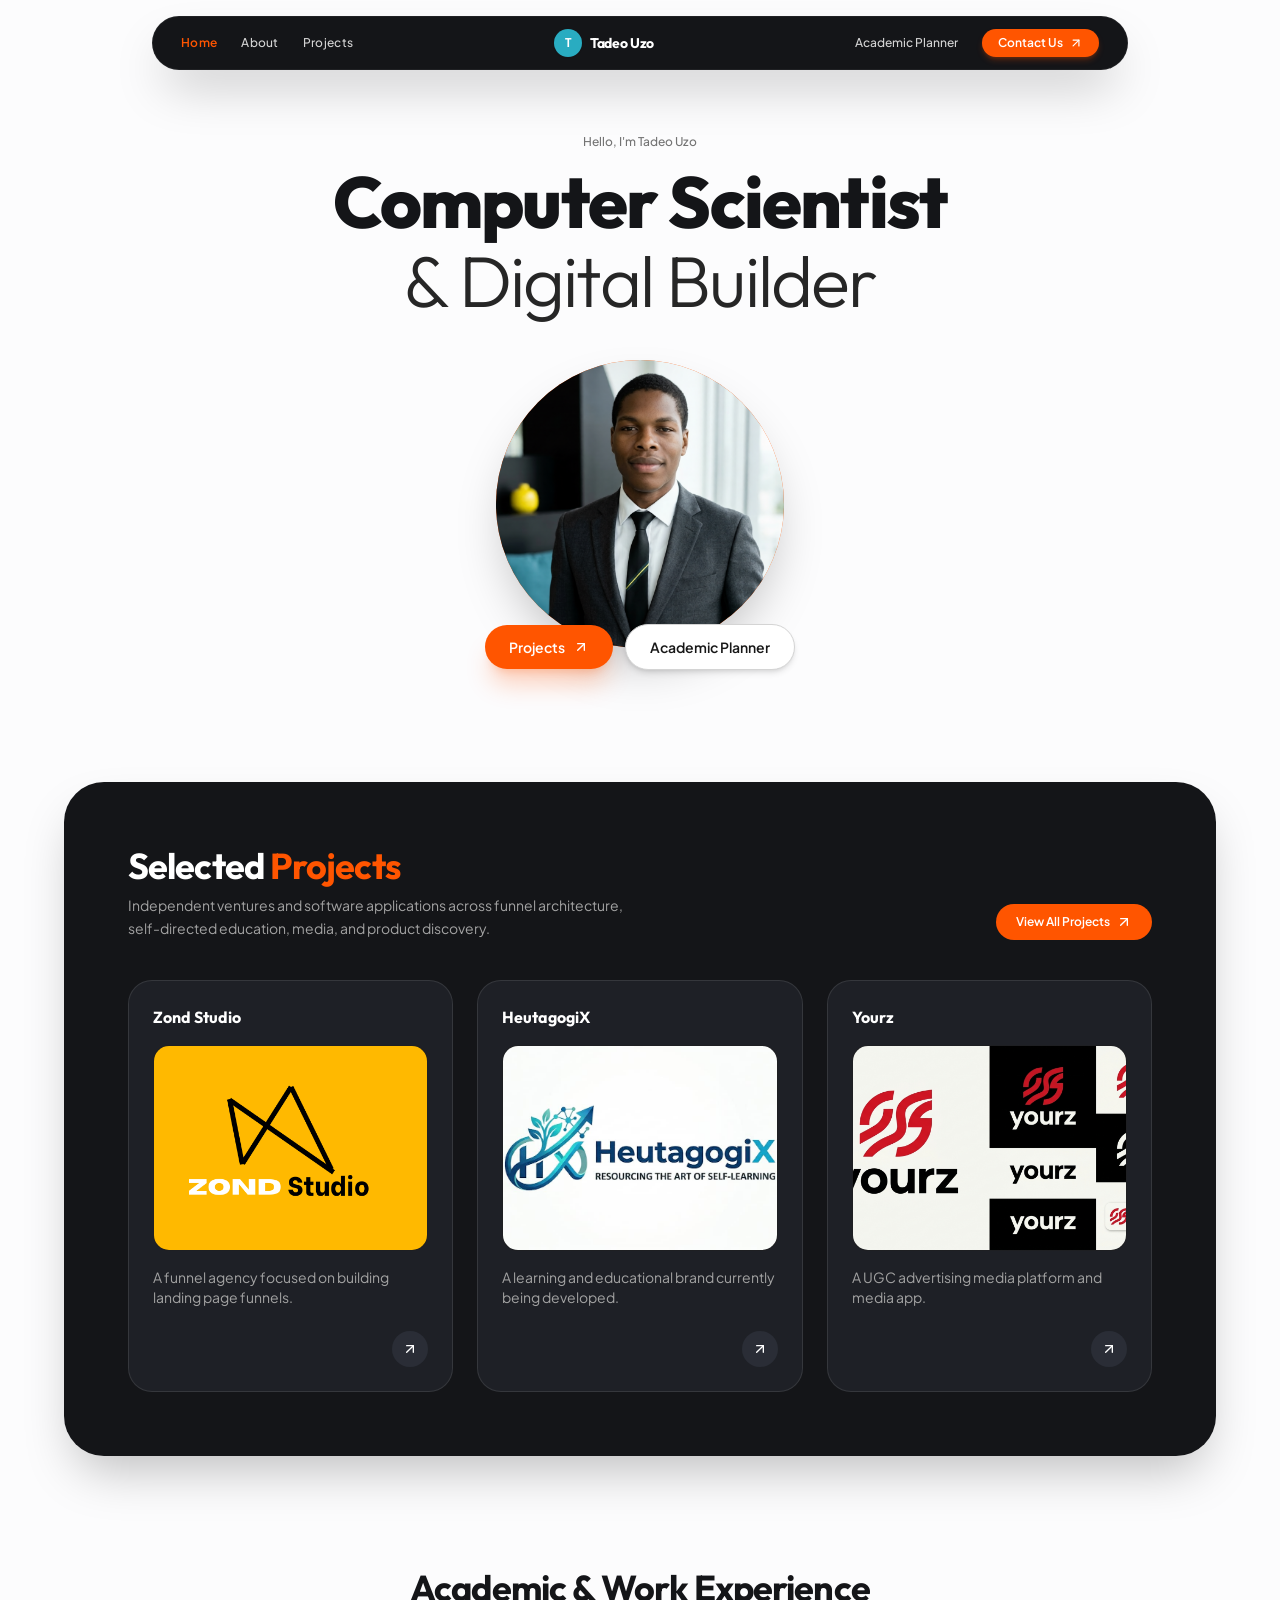
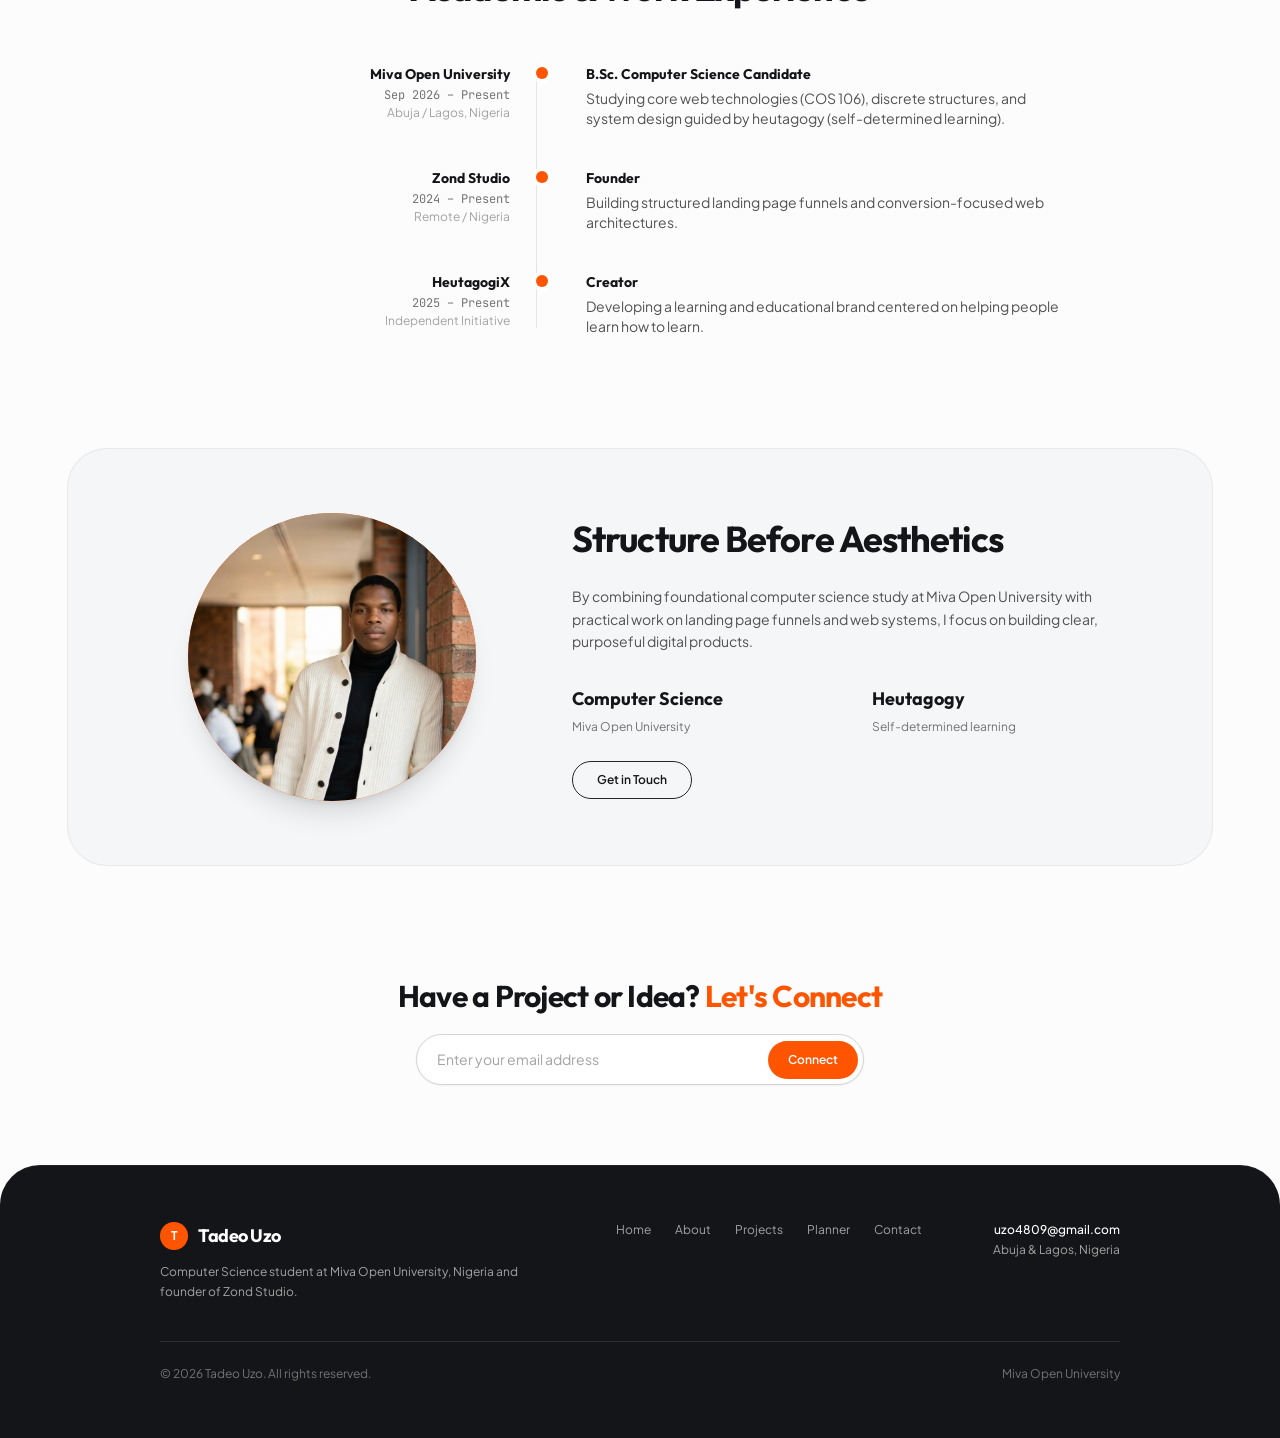
<file: index.html>
<!doctype html>
<html lang="en">
  <head>
    <meta charset="UTF-8" />
    <meta name="viewport" content="width=device-width, initial-scale=1.0" />
    <title>Tadeo Uzo — Portfolio &amp; Academic Management</title>
    <meta name="description" content="Personal website, academic portfolio, and student management platform for Tadeo Uzo, Computer Science student at Miva Open University and founder of Zond Studio." />
    <meta property="og:title" content="Tadeo Uzo — Portfolio &amp; Academic Management" />
    <meta property="og:description" content="Personal website, academic portfolio, and student management platform for Tadeo Uzo, Computer Science student at Miva Open University and founder of Zond Studio." />
    <meta property="og:type" content="website" />
    <meta name="twitter:card" content="summary_large_image" />
    <link rel="preconnect" href="https://fonts.googleapis.com" />
    <link rel="preconnect" href="https://fonts.gstatic.com" crossorigin />
    <link href="https://fonts.googleapis.com/css2?family=Outfit:wght@400;500;600;700;800;900&family=Plus+Jakarta+Sans:wght@300;400;500;600;700&family=JetBrains+Mono:wght@400;500&display=swap" rel="stylesheet" />
    <link rel="stylesheet" href="css/styles.css" />
  </head>
  <body>
    <div class="app-shell">
      <!-- Floating Capsule Header -->
      <div class="site-header-wrap">
        <header class="site-header">
          <nav class="header-nav-left" aria-label="Primary navigation">
            <a href="./index.html" class="nav-link is-active">Home</a>
            <a href="./about.html" class="nav-link">About</a>
            <a href="./projects.html" class="nav-link">Projects</a>
          </nav>

          <a href="./index.html" class="brand-lockup">
            <span class="brand-badge">T</span>
            <span class="brand-wordmark">Tadeo Uzo</span>
          </a>

          <div class="header-nav-right">
            <a href="./planner.html" class="nav-link">Academic Planner</a>
            <a href="./contact.html" class="header-cta">
              <span>Contact Us</span>
              <svg xmlns="http://www.w3.org/2000/svg" viewBox="0 0 24 24" fill="none" stroke="currentColor" stroke-width="2" stroke-linecap="round" stroke-linejoin="round" aria-hidden="true">
                <path d="M7 7h10v10" />
                <path d="M7 17 17 7" />
              </svg>
            </a>
          </div>

          <div class="header-mobile-controls">
            <a href="./contact.html" class="mobile-contact-pill">Contact</a>
            <button
              type="button"
              id="mobile-menu-toggle"
              class="mobile-menu-toggle"
              aria-label="Toggle navigation menu"
              aria-expanded="false"
            >
              <svg id="icon-menu" xmlns="http://www.w3.org/2000/svg" viewBox="0 0 24 24" fill="none" stroke="currentColor" stroke-width="2" stroke-linecap="round" stroke-linejoin="round" aria-hidden="true">
                <line x1="4" x2="20" y1="12" y2="12" />
                <line x1="4" x2="20" y1="6" y2="6" />
                <line x1="4" x2="20" y1="18" y2="18" />
              </svg>
              <svg id="icon-close" style="display: none;" xmlns="http://www.w3.org/2000/svg" viewBox="0 0 24 24" fill="none" stroke="currentColor" stroke-width="2" stroke-linecap="round" stroke-linejoin="round" aria-hidden="true">
                <path d="M18 6 6 18" />
                <path d="m6 6 12 12" />
              </svg>
            </button>
          </div>
        </header>

        <div id="mobile-drawer" class="mobile-drawer">
          <div class="mobile-drawer-list">
            <a href="./index.html" class="mobile-drawer-link is-active">Home</a>
            <a href="./about.html" class="mobile-drawer-link">About</a>
            <a href="./projects.html" class="mobile-drawer-link">Projects</a>
            <a href="./planner.html" class="mobile-drawer-link">Academic Planner</a>
            <a href="./contact.html" class="mobile-drawer-link">Contact</a>
          </div>
        </div>
      </div>

      <!-- Main Content -->
      <main class="main-content">
        <div class="home-stack">
          <!-- 1. HERO SECTION -->
          <section class="hero-section">
            <p class="hero-greeting">Hello, I&apos;m Tadeo Uzo</p>

            <h1 class="hero-title">
              Computer Scientist <br />
              <span class="hero-title-sub">&amp; Digital Builder</span>
            </h1>

            <div class="hero-visual">
              <div class="hero-portrait-circle">
                <img
                  src="assets/me-suit.png"
                  alt="Tadeo Uzo - Computer Science Student & Builder"
                  referrerPolicy="no-referrer"
                />
              </div>

              <div class="hero-cta-row">
                <a href="./projects.html" class="btn-primary-pill">
                  <span>Projects</span>
                  <svg xmlns="http://www.w3.org/2000/svg" viewBox="0 0 24 24" fill="none" stroke="currentColor" stroke-width="2" stroke-linecap="round" stroke-linejoin="round" aria-hidden="true">
                    <path d="M7 7h10v10" />
                    <path d="M7 17 17 7" />
                  </svg>
                </a>

                <a href="./planner.html" class="btn-secondary-pill">
                  <span>Academic Planner</span>
                </a>
              </div>
            </div>
          </section>

          <!-- 2. PROJECTS SECTION -->
          <section class="projects-dark-container">
            <div class="home-projects-header">
              <div>
                <h2 class="home-projects-title">
                  Selected <span class="text-orange">Projects</span>
                </h2>
                <p class="home-projects-sub">
                  Independent ventures and software applications across funnel architecture, self-directed education, media, and product discovery.
                </p>
              </div>

              <a href="./projects.html" class="btn-view-all">
                <span>View All Projects</span>
                <svg xmlns="http://www.w3.org/2000/svg" viewBox="0 0 24 24" fill="none" stroke="currentColor" stroke-width="2" stroke-linecap="round" stroke-linejoin="round" aria-hidden="true">
                  <path d="M7 7h10v10" />
                  <path d="M7 17 17 7" />
                </svg>
              </a>
            </div>

            <div class="projects-grid-3">
              <!-- Card 1: Zond Studio -->
              <article class="project-card" data-project-id="zond-studio">
                <div>
                  <div class="project-card-header">
                    <h3 class="project-card-title">Zond Studio</h3>
                  </div>
                  <div class="project-card-thumb">
                    <img
                      src="assets/Zond.png"
                      alt="Zond Studio"
                      referrerPolicy="no-referrer"
                    />
                  </div>
                  <p class="project-card-desc">
                    A funnel agency focused on building landing page funnels.
                  </p>
                </div>
                <div class="project-card-actions">
                  <button type="button" class="project-card-btn" aria-label="View Zond Studio">
                    <svg xmlns="http://www.w3.org/2000/svg" viewBox="0 0 24 24" fill="none" stroke="currentColor" stroke-width="2" stroke-linecap="round" stroke-linejoin="round" aria-hidden="true">
                      <path d="M7 7h10v10" />
                      <path d="M7 17 17 7" />
                    </svg>
                  </button>
                </div>
              </article>

              <!-- Card 2: HeutagogiX -->
              <article class="project-card" data-project-id="heutagogix">
                <div>
                  <div class="project-card-header">
                    <h3 class="project-card-title">HeutagogiX</h3>
                  </div>
                  <div class="project-card-thumb">
                    <img
                      src="assets/Heutagogix.jpg"
                      alt="HeutagogiX"
                      referrerPolicy="no-referrer"
                    />
                  </div>
                  <p class="project-card-desc">
                    A learning and educational brand currently being developed.
                  </p>
                </div>
                <div class="project-card-actions">
                  <button type="button" class="project-card-btn" aria-label="View HeutagogiX">
                    <svg xmlns="http://www.w3.org/2000/svg" viewBox="0 0 24 24" fill="none" stroke="currentColor" stroke-width="2" stroke-linecap="round" stroke-linejoin="round" aria-hidden="true">
                      <path d="M7 7h10v10" />
                      <path d="M7 17 17 7" />
                    </svg>
                  </button>
                </div>
              </article>

              <!-- Card 3: Yourz -->
              <article class="project-card" data-project-id="yourz">
                <div>
                  <div class="project-card-header">
                    <h3 class="project-card-title">Yourz</h3>
                  </div>
                    <div class="project-card-thumb">
                        <img
                        src="assets/yourz.jpg"
                        alt="Yourz"
                        referrerPolicy="no-referrer"
                        />
                </div>
                  <p class="project-card-desc">
                    A UGC advertising media platform and media app.
                  </p>
                <div class="project-card-actions">
                  <button type="button" class="project-card-btn" aria-label="View Yourz">
                    <svg xmlns="http://www.w3.org/2000/svg" viewBox="0 0 24 24" fill="none" stroke="currentColor" stroke-width="2" stroke-linecap="round" stroke-linejoin="round" aria-hidden="true">
                      <path d="M7 7h10v10" />
                      <path d="M7 17 17 7" />
                    </svg>
                  </button>
                </div>
              </article>
            </div>
          </section>

          <!-- 3. ACADEMIC & WORK EXPERIENCE -->
          <section class="experience-section">
            <h2 class="experience-heading">Academic &amp; Work Experience</h2>

            <div class="timeline-wrap">
              <div class="timeline-line"></div>

              <div class="timeline-list">
                <div class="timeline-item">
                  <div class="timeline-left">
                    <h3 class="timeline-org">Miva Open University</h3>
                    <p class="timeline-period">Sep 2026 – Present</p>
                    <p class="timeline-location">Abuja / Lagos, Nigeria</p>
                  </div>
                  <div class="timeline-node">
                    <span class="timeline-dot"></span>
                  </div>
                  <div class="timeline-right">
                    <h4 class="timeline-role">B.Sc. Computer Science Candidate</h4>
                    <p class="timeline-desc">
                      Studying core web technologies (COS 106), discrete structures, and system design guided by heutagogy (self-determined learning).
                    </p>
                  </div>
                </div>

                <div class="timeline-item">
                  <div class="timeline-left">
                    <h3 class="timeline-org">Zond Studio</h3>
                    <p class="timeline-period">2024 – Present</p>
                    <p class="timeline-location">Remote / Nigeria</p>
                  </div>
                  <div class="timeline-node">
                    <span class="timeline-dot"></span>
                  </div>
                  <div class="timeline-right">
                    <h4 class="timeline-role">Founder</h4>
                    <p class="timeline-desc">
                      Building structured landing page funnels and conversion-focused web architectures.
                    </p>
                  </div>
                </div>

                <div class="timeline-item">
                  <div class="timeline-left">
                    <h3 class="timeline-org">HeutagogiX</h3>
                    <p class="timeline-period">2025 – Present</p>
                    <p class="timeline-location">Independent Initiative</p>
                  </div>
                  <div class="timeline-node">
                    <span class="timeline-dot"></span>
                  </div>
                  <div class="timeline-right">
                    <h4 class="timeline-role">Creator</h4>
                    <p class="timeline-desc">
                      Developing a learning and educational brand centered on helping people learn how to learn.
                    </p>
                  </div>
                </div>
              </div>
            </div>
          </section>

          <!-- 4. WHY WORK WITH TADEO UZO SPLIT SECTION -->
          <section class="split-section">
            <div class="split-grid">
              <div class="split-portrait-col">
                <div class="split-portrait-circle">
                  <img
                    src="assets/tadeo-uzo.png"
                    alt="Tadeo Uzo"
                    referrerPolicy="no-referrer"
                  />
                </div>
              </div>

              <div class="split-content">
                <h2 class="split-heading">Structure Before Aesthetics</h2>
                <p class="split-copy">
                  By combining foundational computer science study at Miva Open University with practical work on landing page funnels and web systems, I focus on building clear, purposeful digital products.
                </p>

                <div class="split-highlights">
                  <div>
                    <span class="split-highlight-title">Computer Science</span>
                    <span class="split-highlight-sub">Miva Open University</span>
                  </div>
                  <div>
                    <span class="split-highlight-title">Heutagogy</span>
                    <span class="split-highlight-sub">Self-determined learning</span>
                  </div>
                </div>

                <div>
                  <a href="./contact.html" class="btn-outline-dark">Get in Touch</a>
                </div>
              </div>
            </div>
          </section>

          <!-- 5. QUICK INQUIRY BAR -->
          <section class="inquiry-section">
            <h2 class="inquiry-heading">
              Have a Project or Idea? <span class="text-orange">Let&apos;s Connect</span>
            </h2>

            <form id="quick-inquiry-form" class="inquiry-form">
              <input
                type="email"
                id="quick-inquiry-email"
                placeholder="Enter your email address"
                class="inquiry-input"
              />
              <button type="submit" class="inquiry-submit">Connect</button>
            </form>

            <p id="quick-inquiry-feedback" class="inquiry-feedback">
              Thank you. Your email has been noted.
            </p>
          </section>
        </div>
      </main>

      <!-- Dark Footer -->
      <footer class="site-footer">
        <div class="footer-inner">
          <div class="footer-top">
            <div class="footer-brand">
              <div class="footer-brand-row">
                <span class="footer-brand-badge">T</span>
                <span class="footer-brand-name">Tadeo Uzo</span>
              </div>
              <p class="footer-brand-desc">
                Computer Science student at Miva Open University, Nigeria and founder of Zond Studio.
              </p>
            </div>

            <nav aria-label="Footer navigation" class="footer-nav">
              <a href="./index.html">Home</a>
              <a href="./about.html">About</a>
              <a href="./projects.html">Projects</a>
              <a href="./planner.html">Planner</a>
              <a href="./contact.html">Contact</a>
            </nav>

            <div class="footer-contact">
              <a href="mailto:uzo4809@gmail.com" class="footer-email">uzo4809@gmail.com</a>
              <span>Abuja &amp; Lagos, Nigeria</span>
            </div>
          </div>

          <div class="footer-bottom">
            <span>&copy; 2026 Tadeo Uzo. All rights reserved.</span>
            <span>Miva Open University</span>
          </div>
        </div>
      </footer>

      <!-- Project Case Study Modal -->
      <div
        id="project-modal"
        role="dialog"
        aria-modal="true"
        aria-labelledby="modal-title"
        class="modal-backdrop"
      >
        <div class="modal-panel">
          <button
            type="button"
            id="modal-close-btn"
            class="modal-close-btn"
            aria-label="Close modal"
          >
            <svg xmlns="http://www.w3.org/2000/svg" viewBox="0 0 24 24" fill="none" stroke="currentColor" stroke-width="2" stroke-linecap="round" stroke-linejoin="round" aria-hidden="true">
              <path d="M18 6 6 18" />
              <path d="m6 6 12 12" />
            </svg>
          </button>

          <p id="modal-subtitle" class="modal-subtitle"></p>
          <h3 id="modal-title" class="modal-title"></h3>
          <div id="modal-media" class="modal-media"></div>

          <div class="modal-overview">
            <h4>Overview</h4>
            <p id="modal-description"></p>
          </div>

          <div class="modal-footer">
            <button type="button" id="modal-footer-close" class="modal-footer-close">
              Close
            </button>
          </div>
        </div>
      </div>
    </div>

    <script type="module" src="js/main.js"></script>
  </body>
</html>
</file>
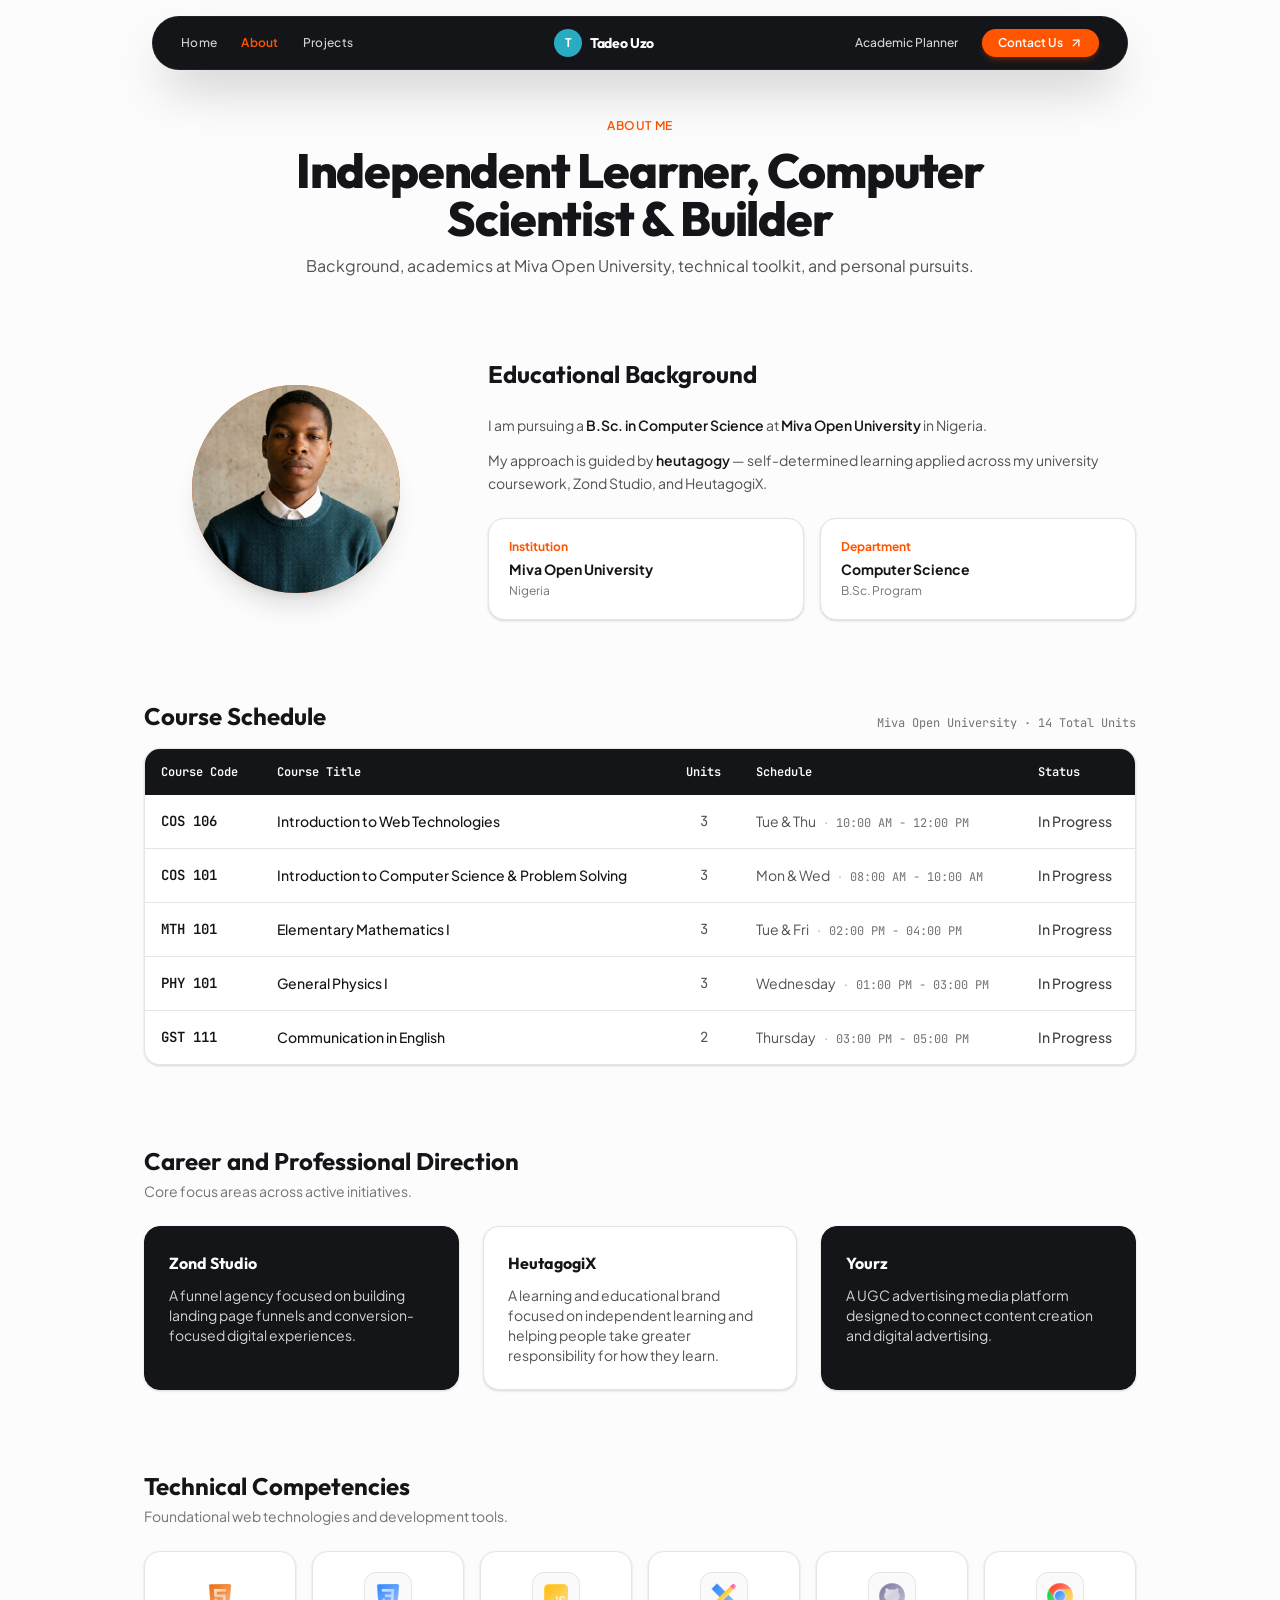
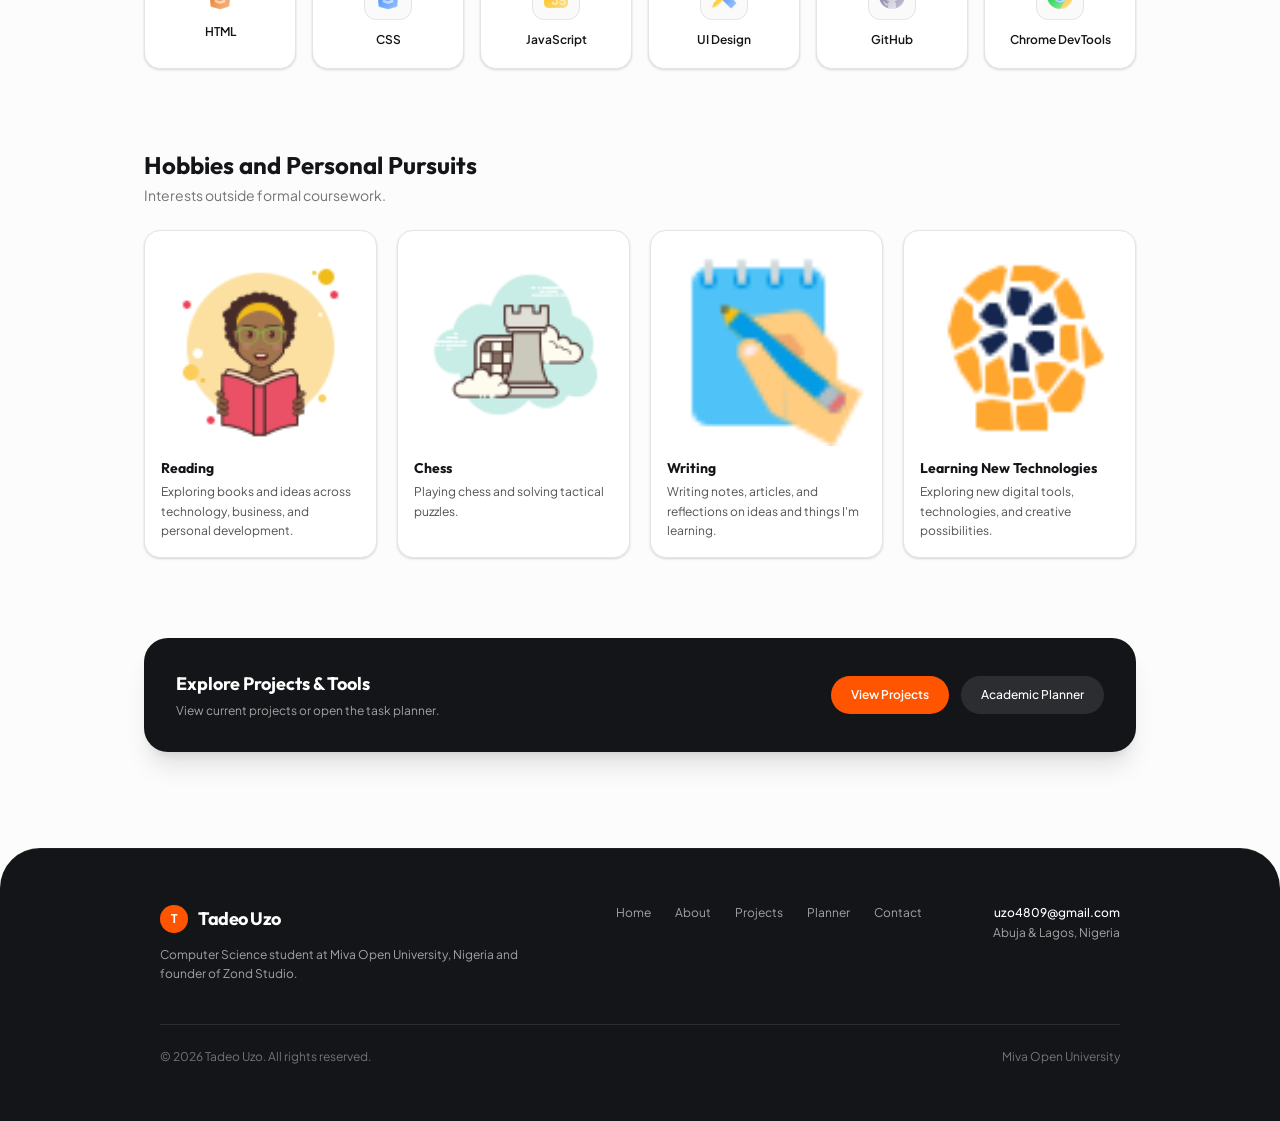
<file: about.html>
<!doctype html>
<html lang="en">
  <head>
    <meta charset="UTF-8" />
    <meta name="viewport" content="width=device-width, initial-scale=1.0" />
    <title>About Me — Tadeo Uzo</title>
    <meta name="description" content="Background, academics at Miva Open University, technical toolkit, and personal pursuits of Tadeo Uzo." />
    <link rel="preconnect" href="https://fonts.googleapis.com" />
    <link rel="preconnect" href="https://fonts.gstatic.com" crossorigin />
    <link href="https://fonts.googleapis.com/css2?family=Outfit:wght@400;500;600;700;800;900&family=Plus+Jakarta+Sans:wght@300;400;500;600;700&family=JetBrains+Mono:wght@400;500&display=swap" rel="stylesheet" />
    <link rel="stylesheet" href="css/styles.css" />
  </head>
  <body>
    <div class="app-shell">
      <!-- Floating Capsule Header -->
      <div class="site-header-wrap">
        <header class="site-header">
          <nav class="header-nav-left" aria-label="Primary navigation">
            <a href="index.html" class="nav-link">Home</a>
            <a href="about.html" class="nav-link is-active">About</a>
            <a href="projects.html" class="nav-link">Projects</a>
          </nav>

          <a href="index.html" class="brand-lockup">
            <span class="brand-badge">T</span>
            <span class="brand-wordmark">Tadeo Uzo</span>
          </a>

          <div class="header-nav-right">
            <a href="planner.html" class="nav-link">Academic Planner</a>
            <a href="contact.html" class="header-cta">
              <span>Contact Us</span>
              <svg xmlns="http://www.w3.org/2000/svg" viewBox="0 0 24 24" fill="none" stroke="currentColor" stroke-width="2" stroke-linecap="round" stroke-linejoin="round" aria-hidden="true">
                <path d="M7 7h10v10" />
                <path d="M7 17 17 7" />
              </svg>
            </a>
          </div>

          <div class="header-mobile-controls">
            <a href="contact.html" class="mobile-contact-pill">Contact</a>
            <button
              type="button"
              id="mobile-menu-toggle"
              class="mobile-menu-toggle"
              aria-label="Toggle navigation menu"
              aria-expanded="false"
            >
              <svg id="icon-menu" xmlns="http://www.w3.org/2000/svg" viewBox="0 0 24 24" fill="none" stroke="currentColor" stroke-width="2" stroke-linecap="round" stroke-linejoin="round" aria-hidden="true">
                <line x1="4" x2="20" y1="12" y2="12" />
                <line x1="4" x2="20" y1="6" y2="6" />
                <line x1="4" x2="20" y1="18" y2="18" />
              </svg>
              <svg id="icon-close" style="display: none;" xmlns="http://www.w3.org/2000/svg" viewBox="0 0 24 24" fill="none" stroke="currentColor" stroke-width="2" stroke-linecap="round" stroke-linejoin="round" aria-hidden="true">
                <path d="M18 6 6 18" />
                <path d="m6 6 12 12" />
              </svg>
            </button>
          </div>
        </header>

        <div id="mobile-drawer" class="mobile-drawer">
          <div class="mobile-drawer-list">
            <a href="index.html" class="mobile-drawer-link">Home</a>
            <a href="about.html" class="mobile-drawer-link is-active">About</a>
            <a href="projects.html" class="mobile-drawer-link">Projects</a>
            <a href="planner.html" class="mobile-drawer-link">Academic Planner</a>
            <a href="contact.html" class="mobile-drawer-link">Contact</a>
          </div>
        </div>
      </div>

      <!-- Main Content -->
      <main class="main-content">
        <div class="page-container-5xl">
          <!-- PAGE HEADER -->
          <section class="page-header">
            <p class="page-kicker">About Me</p>
            <h1 class="page-title">
              Independent Learner, Computer Scientist &amp; Builder
            </h1>
            <p class="page-subtitle">
              Background, academics at Miva Open University, technical toolkit, and personal pursuits.
            </p>
          </section>

          <!-- A. BACKGROUND SECTION -->
          <section class="about-bg-grid">
            <div class="about-portrait-wrap">
              <div class="about-portrait-circle">
                <img
                  src="assets/me-sleeve.png"
                  alt="Tadeo Uzo - Miva Open University Student"
                  referrerPolicy="no-referrer"
                />
              </div>
            </div>

            <div class="about-bg-content">
              <h2 class="about-bg-heading">Educational Background</h2>

              <div class="about-bg-prose">
                <p>
                  I am pursuing a <strong>B.Sc. in Computer Science</strong> at
                  <strong>Miva Open University</strong> in Nigeria.
                </p>
                <p>
                  My approach is guided by <strong>heutagogy</strong> — self-determined
                  learning applied across my university coursework, Zond Studio, and HeutagogiX.
                </p>
              </div>

              <div class="about-info-grid">
                <div class="about-info-card">
                  <span class="about-info-label">Institution</span>
                  <span class="about-info-value">Miva Open University</span>
                  <span class="about-info-meta">Nigeria</span>
                </div>
                <div class="about-info-card">
                  <span class="about-info-label">Department</span>
                  <span class="about-info-value">Computer Science</span>
                  <span class="about-info-meta">B.Sc. Program</span>
                </div>
              </div>
            </div>
          </section>

          <!-- B. EDUCATION TABLE -->
          <section class="schedule-section">
            <div class="schedule-header">
              <h2 class="section-title">Course Schedule</h2>
              <span class="schedule-units">Miva Open University · 14 Total Units</span>
            </div>

            <div class="table-card">
              <table class="course-table">
                <thead>
                  <tr>
                    <th scope="col">Course Code</th>
                    <th scope="col">Course Title</th>
                    <th scope="col" class="text-center">Units</th>
                    <th scope="col">Schedule</th>
                    <th scope="col">Status</th>
                  </tr>
                </thead>
                <tbody>
                  <tr>
                    <td class="course-code-cell">COS 106</td>
                    <td class="course-title-cell">Introduction to Web Technologies</td>
                    <td class="course-units-cell">3</td>
                    <td class="course-schedule-cell">
                      <span>Tue &amp; Thu</span>
                      <span class="course-schedule-sep">·</span>
                      <span class="course-schedule-time">10:00 AM - 12:00 PM</span>
                    </td>
                    <td class="course-status-cell">In Progress</td>
                  </tr>
                  <tr>
                    <td class="course-code-cell">COS 101</td>
                    <td class="course-title-cell">Introduction to Computer Science &amp; Problem Solving</td>
                    <td class="course-units-cell">3</td>
                    <td class="course-schedule-cell">
                      <span>Mon &amp; Wed</span>
                      <span class="course-schedule-sep">·</span>
                      <span class="course-schedule-time">08:00 AM - 10:00 AM</span>
                    </td>
                    <td class="course-status-cell">In Progress</td>
                  </tr>
                  <tr>
                    <td class="course-code-cell">MTH 101</td>
                    <td class="course-title-cell">Elementary Mathematics I</td>
                    <td class="course-units-cell">3</td>
                    <td class="course-schedule-cell">
                      <span>Tue &amp; Fri</span>
                      <span class="course-schedule-sep">·</span>
                      <span class="course-schedule-time">02:00 PM - 04:00 PM</span>
                    </td>
                    <td class="course-status-cell">In Progress</td>
                  </tr>
                  <tr>
                    <td class="course-code-cell">PHY 101</td>
                    <td class="course-title-cell">General Physics I</td>
                    <td class="course-units-cell">3</td>
                    <td class="course-schedule-cell">
                      <span>Wednesday</span>
                      <span class="course-schedule-sep">·</span>
                      <span class="course-schedule-time">01:00 PM - 03:00 PM</span>
                    </td>
                    <td class="course-status-cell">In Progress</td>
                  </tr>
                  <tr>
                    <td class="course-code-cell">GST 111</td>
                    <td class="course-title-cell">Communication in English</td>
                    <td class="course-units-cell">2</td>
                    <td class="course-schedule-cell">
                      <span>Thursday</span>
                      <span class="course-schedule-sep">·</span>
                      <span class="course-schedule-time">03:00 PM - 05:00 PM</span>
                    </td>
                    <td class="course-status-cell">In Progress</td>
                  </tr>
                </tbody>
              </table>
            </div>
          </section>

          <!-- C. CAREER AND PROFESSIONAL DIRECTION -->
          <section class="about-standalone-section">
            <div class="section-heading-block">
              <h2 class="section-title">Career and Professional Direction</h2>
              <p class="section-subtitle">Core focus areas across active initiatives.</p>
            </div>

            <div class="career-grid">
              <div class="career-card career-card--dark">
                <h3 class="career-card-title">Zond Studio</h3>
                <p class="career-card-desc">
                  A funnel agency focused on building landing page funnels and conversion-focused digital experiences.
                </p>
              </div>

              <div class="career-card career-card--light">
                <h3 class="career-card-title">HeutagogiX</h3>
                <p class="career-card-desc">
                  A learning and educational brand focused on independent learning and helping people take greater responsibility for how they learn.
                </p>
              </div>

              <div class="career-card career-card--dark">
                <h3 class="career-card-title">Yourz</h3>
                <p class="career-card-desc">
                  A UGC advertising media platform designed to connect content creation and digital advertising.
                </p>
              </div>
            </div>
          </section>

          <!-- D. TECHNICAL COMPETENCIES -->
          <section class="about-standalone-section">
            <div class="section-heading-block">
              <h2 class="section-title">Technical Competencies</h2>
              <p class="section-subtitle">Foundational web technologies and development tools.</p>
            </div>

            <div class="skills-grid">
              <div class="skill-card">
                <img src="assets/html.png" alt="">
                <span class="skill-label">HTML</span>
              </div>

              <div class="skill-card">
                <div class="skill-icon-box">
                  <img src="assets/css.png" alt="">
                </div>
                <span class="skill-label">CSS</span>
              </div>

              <div class="skill-card">
                <div class="skill-icon-box">
                  <img src="assets/JS.png" alt="">
                </div>
                <span class="skill-label">JavaScript</span>
              </div>

              <div class="skill-card">
                <div class="skill-icon-box">
                  <img src="assets/UI.png" alt="UI Design">
                </div>
                <span class="skill-label">UI Design</span>
              </div>

              <div class="skill-card">
                <div class="skill-icon-box">
                    <img src="assets/github.png" alt="GitHub">
                  </svg>
                </div>
                <span class="skill-label">GitHub</span>
              </div>

              <div class="skill-card">
                <div class="skill-icon-box">
                  <img src="assets/chrome.png" alt="Chrome DevTools">
                </div>
                <span class="skill-label">Chrome DevTools</span>
              </div>
            </div>
          </section>

          <!-- E. HOBBIES AND PERSONAL PURSUITS -->
          <section class="about-standalone-section">
            <div class="section-heading-block">
              <h2 class="section-title">Hobbies and Personal Pursuits</h2>
              <p class="section-subtitle">Interests outside formal coursework.</p>
            </div>

            <div class="hobbies-grid">
              <div class="hobby-card">
                <img src="assets/reading.png" alt="Reading">
                <div class="hobby-body">
                  <h3 class="hobby-title">Reading</h3>
                  <p class="hobby-desc">
                    Exploring books and ideas across technology, business, and personal development.
                  </p>
                </div>
              </div>

              <div class="hobby-card">
                <img src="assets/chess.png" alt="Chess">
                <div class="hobby-body">
                  <h3 class="hobby-title">Chess</h3>
                  <p class="hobby-desc">
                    Playing chess and solving tactical puzzles.
                  </p>
                </div>
              </div>

              <div class="hobby-card">
                <img src="assets/writing.png" alt="Writing">
                <div class="hobby-body">
                  <h3 class="hobby-title">Writing</h3>
                  <p class="hobby-desc">
                    Writing notes, articles, and reflections on ideas and things I&apos;m learning.
                  </p>
                </div>
              </div>

              <div class="hobby-card">
                <img src="assets/learning.png" alt="Learning New Technologies">
                <div class="hobby-body">
                  <h3 class="hobby-title">Learning New Technologies</h3>
                  <p class="hobby-desc">
                    Exploring new digital tools, technologies, and creative possibilities.
                  </p>
                </div>
              </div>
            </div>
          </section>

          <!-- Bottom Navigation Callout -->
          <section class="about-callout">
            <div>
              <h3 class="about-callout-title">Explore Projects &amp; Tools</h3>
              <p class="about-callout-sub">
                View current projects or open the task planner.
              </p>
            </div>
            <div class="about-callout-actions">
              <a href="projects.html" class="btn-callout-primary">View Projects</a>
              <a href="planner.html" class="btn-callout-secondary">Academic Planner</a>
            </div>
          </section>
        </div>
      </main>

      <!-- Dark Footer -->
      <footer class="site-footer">
        <div class="footer-inner">
          <div class="footer-top">
            <div class="footer-brand">
              <div class="footer-brand-row">
                <span class="footer-brand-badge">T</span>
                <span class="footer-brand-name">Tadeo Uzo</span>
              </div>
              <p class="footer-brand-desc">
                Computer Science student at Miva Open University, Nigeria and founder of Zond Studio.
              </p>
            </div>

            <nav aria-label="Footer navigation" class="footer-nav">
              <a href="index.html">Home</a>
              <a href="about.html">About</a>
              <a href="projects.html">Projects</a>
              <a href="planner.html">Planner</a>
              <a href="contact.html">Contact</a>
            </nav>

            <div class="footer-contact">
              <a href="mailto:uzo4809@gmail.com" class="footer-email">uzo4809@gmail.com</a>
              <span>Abuja &amp; Lagos, Nigeria</span>
            </div>
          </div>

          <div class="footer-bottom">
            <span>&copy; 2026 Tadeo Uzo. All rights reserved.</span>
            <span>Miva Open University</span>
          </div>
        </div>
      </footer>
    </div>

    <script type="module" src="js/main.js"></script>
  </body>
</html>
</file>
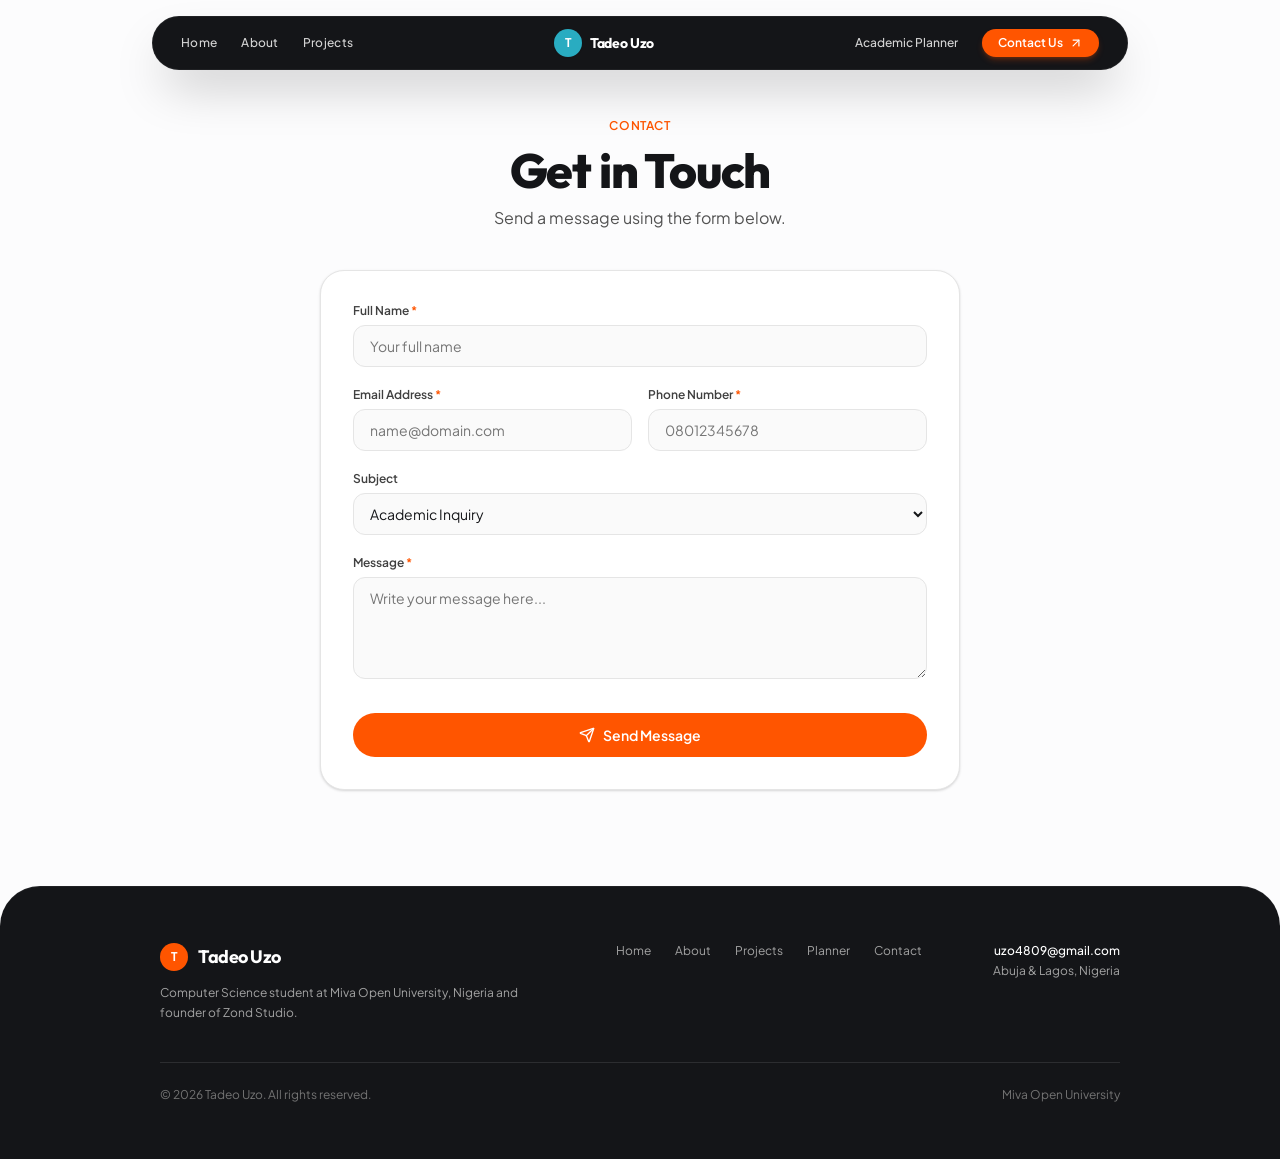
<file: contact.html>
<!doctype html>
<html lang="en">
  <head>
    <meta charset="UTF-8" />
    <meta name="viewport" content="width=device-width, initial-scale=1.0" />
    <title>Contact — Tadeo Uzo</title>
    <meta name="description" content="Get in touch with Tadeo Uzo using the contact form." />
    <link rel="preconnect" href="https://fonts.googleapis.com" />
    <link rel="preconnect" href="https://fonts.gstatic.com" crossorigin />
    <link href="https://fonts.googleapis.com/css2?family=Outfit:wght@400;500;600;700;800;900&family=Plus+Jakarta+Sans:wght@300;400;500;600;700&family=JetBrains+Mono:wght@400;500&display=swap" rel="stylesheet" />
    <link rel="stylesheet" href="css/styles.css" />
  </head>
  <body>
    <div class="app-shell">
      <!-- Floating Capsule Header -->
      <div class="site-header-wrap">
        <header class="site-header">
          <nav class="header-nav-left" aria-label="Primary navigation">
            <a href="./index.html" class="nav-link">Home</a>
            <a href="./about.html" class="nav-link">About</a>
            <a href="./projects.html" class="nav-link">Projects</a>
          </nav>

          <a href="./index.html" class="brand-lockup">
            <span class="brand-badge">T</span>
            <span class="brand-wordmark">Tadeo Uzo</span>
          </a>

          <div class="header-nav-right">
            <a href="./planner.html" class="nav-link">Academic Planner</a>
            <a href="./contact.html" class="header-cta">
              <span>Contact Us</span>
              <svg xmlns="http://www.w3.org/2000/svg" viewBox="0 0 24 24" fill="none" stroke="currentColor" stroke-width="2" stroke-linecap="round" stroke-linejoin="round" aria-hidden="true">
                <path d="M7 7h10v10" />
                <path d="M7 17 17 7" />
              </svg>
            </a>
          </div>

          <div class="header-mobile-controls">
            <a href="./contact.html" class="mobile-contact-pill">Contact</a>
            <button
              type="button"
              id="mobile-menu-toggle"
              class="mobile-menu-toggle"
              aria-label="Toggle navigation menu"
              aria-expanded="false"
            >
              <svg id="icon-menu" xmlns="http://www.w3.org/2000/svg" viewBox="0 0 24 24" fill="none" stroke="currentColor" stroke-width="2" stroke-linecap="round" stroke-linejoin="round" aria-hidden="true">
                <line x1="4" x2="20" y1="12" y2="12" />
                <line x1="4" x2="20" y1="6" y2="6" />
                <line x1="4" x2="20" y1="18" y2="18" />
              </svg>
              <svg id="icon-close" style="display: none;" xmlns="http://www.w3.org/2000/svg" viewBox="0 0 24 24" fill="none" stroke="currentColor" stroke-width="2" stroke-linecap="round" stroke-linejoin="round" aria-hidden="true">
                <path d="M18 6 6 18" />
                <path d="m6 6 12 12" />
              </svg>
            </button>
          </div>
        </header>

        <div id="mobile-drawer" class="mobile-drawer">
          <div class="mobile-drawer-list">
            <a href="./index.html" class="mobile-drawer-link">Home</a>
            <a href="./about.html" class="mobile-drawer-link">About</a>
            <a href="./projects.html" class="mobile-drawer-link">Projects</a>
            <a href="./planner.html" class="mobile-drawer-link">Academic Planner</a>
            <a href="./contact.html" class="mobile-drawer-link is-active">Contact</a>
          </div>
        </div>
      </div>

      <!-- Main Content -->
      <main class="main-content">
        <div class="page-container-2xl">
          <!-- Header -->
          <section class="page-header">
            <p class="page-kicker">Contact</p>
            <h1 class="page-title">Get in Touch</h1>
            <p class="page-subtitle">
              Send a message using the form below.
            </p>
          </section>

          <!-- Centered Primary Contact Form -->
          <section class="contact-card">
            <div id="contact-success" class="contact-success">
              <div class="contact-success-row">
                <div class="contact-success-icon">
                  <svg xmlns="http://www.w3.org/2000/svg" viewBox="0 0 24 24" fill="none" stroke="currentColor" stroke-width="2" stroke-linecap="round" stroke-linejoin="round" aria-hidden="true">
                    <circle cx="12" cy="12" r="10" />
                    <path d="m9 12 2 2 4-4" />
                  </svg>
                </div>
                <div>
                  <h2 class="contact-success-title">Message Sent</h2>
                  <p id="contact-success-text" class="contact-success-text"></p>
                </div>
              </div>

              <button type="button" id="contact-reset-btn" class="contact-reset-btn">
                Send Another Message
              </button>
            </div>

            <form id="contact-form" novalidate class="contact-form">
              <div>
                <label for="contact-form-name" class="form-label">
                  Full Name <span class="text-orange">*</span>
                </label>
                <input
                  id="contact-form-name"
                  type="text"
                  placeholder="Your full name"
                  class="form-input"
                />
                <p id="error-name" class="form-error">
                  <svg xmlns="http://www.w3.org/2000/svg" viewBox="0 0 24 24" fill="none" stroke="currentColor" stroke-width="2" stroke-linecap="round" stroke-linejoin="round" aria-hidden="true">
                    <circle cx="12" cy="12" r="10" />
                    <line x1="12" x2="12" y1="8" y2="12" />
                    <line x1="12" x2="12.01" y1="16" y2="16" />
                  </svg>
                  <span id="error-name-text"></span>
                </p>
              </div>

              <div class="form-grid-2">
                <div>
                  <label for="contact-form-email" class="form-label">
                    Email Address <span class="text-orange">*</span>
                  </label>
                  <input
                    id="contact-form-email"
                    type="email"
                    placeholder="name@domain.com"
                    class="form-input"
                  />
                  <p id="error-email" class="form-error">
                    <svg xmlns="http://www.w3.org/2000/svg" viewBox="0 0 24 24" fill="none" stroke="currentColor" stroke-width="2" stroke-linecap="round" stroke-linejoin="round" aria-hidden="true">
                      <circle cx="12" cy="12" r="10" />
                      <line x1="12" x2="12" y1="8" y2="12" />
                      <line x1="12" x2="12.01" y1="16" y2="16" />
                    </svg>
                    <span id="error-email-text"></span>
                  </p>
                </div>

                <div>
                  <label for="contact-form-phone" class="form-label">
                    Phone Number <span class="text-orange">*</span>
                  </label>
                  <input
                    id="contact-form-phone"
                    type="tel"
                    placeholder="08012345678"
                    class="form-input"
                  />
                  <p id="error-phone" class="form-error">
                    <svg xmlns="http://www.w3.org/2000/svg" viewBox="0 0 24 24" fill="none" stroke="currentColor" stroke-width="2" stroke-linecap="round" stroke-linejoin="round" aria-hidden="true">
                      <circle cx="12" cy="12" r="10" />
                      <line x1="12" x2="12" y1="8" y2="12" />
                      <line x1="12" x2="12.01" y1="16" y2="16" />
                    </svg>
                    <span id="error-phone-text"></span>
                  </p>
                </div>
              </div>

              <div>
                <label for="contact-form-topic" class="form-label">Subject</label>
                <select id="contact-form-topic" class="form-select">
                  <option value="Academic">Academic Inquiry</option>
                  <option value="Zond Studio Audit">Zond Studio</option>
                  <option value="Collaboration">Collaboration</option>
                  <option value="General">General Inquiry</option>
                </select>
              </div>

              <div>
                <label for="contact-form-message" class="form-label">
                  Message <span class="text-orange">*</span>
                </label>
                <textarea
                  id="contact-form-message"
                  rows="4"
                  placeholder="Write your message here..."
                  class="form-textarea"
                ></textarea>
                <p id="error-message" class="form-error">
                  <svg xmlns="http://www.w3.org/2000/svg" viewBox="0 0 24 24" fill="none" stroke="currentColor" stroke-width="2" stroke-linecap="round" stroke-linejoin="round" aria-hidden="true">
                    <circle cx="12" cy="12" r="10" />
                    <line x1="12" x2="12" y1="8" y2="12" />
                    <line x1="12" x2="12.01" y1="16" y2="16" />
                  </svg>
                  <span id="error-message-text"></span>
                </p>
              </div>

              <div class="form-submit-wrap">
                <button type="submit" class="contact-submit-btn">
                  <svg xmlns="http://www.w3.org/2000/svg" viewBox="0 0 24 24" fill="none" stroke="currentColor" stroke-width="2" stroke-linecap="round" stroke-linejoin="round" aria-hidden="true">
                    <path d="M14.536 21.686a.5.5 0 0 0 .937-.024l6.5-19a.496.496 0 0 0-.635-.635l-19 6.5a.5.5 0 0 0-.024.937l7.93 3.18a2 2 0 0 1 1.112 1.11z" />
                    <path d="m21.854 2.147-10.94 10.939" />
                  </svg>
                  <span>Send Message</span>
                </button>
              </div>
            </form>
          </section>
        </div>
      </main>

      <!-- Dark Footer -->
      <footer class="site-footer">
        <div class="footer-inner">
          <div class="footer-top">
            <div class="footer-brand">
              <div class="footer-brand-row">
                <span class="footer-brand-badge">T</span>
                <span class="footer-brand-name">Tadeo Uzo</span>
              </div>
              <p class="footer-brand-desc">
                Computer Science student at Miva Open University, Nigeria and founder of Zond Studio.
              </p>
            </div>

            <nav aria-label="Footer navigation" class="footer-nav">
              <a href="./index.html">Home</a>
              <a href="./about.html">About</a>
              <a href="./projects.html">Projects</a>
              <a href="./planner.html">Planner</a>
              <a href="./contact.html">Contact</a>
            </nav>

            <div class="footer-contact">
              <a href="mailto:uzo4809@gmail.com" class="footer-email">uzo4809@gmail.com</a>
              <span>Abuja &amp; Lagos, Nigeria</span>
            </div>
          </div>

          <div class="footer-bottom">
            <span>&copy; 2026 Tadeo Uzo. All rights reserved.</span>
            <span>Miva Open University</span>
          </div>
        </div>
      </footer>
    </div>

    <script type="module" src="js/main.js"></script>
  </body>
</html>
</file>
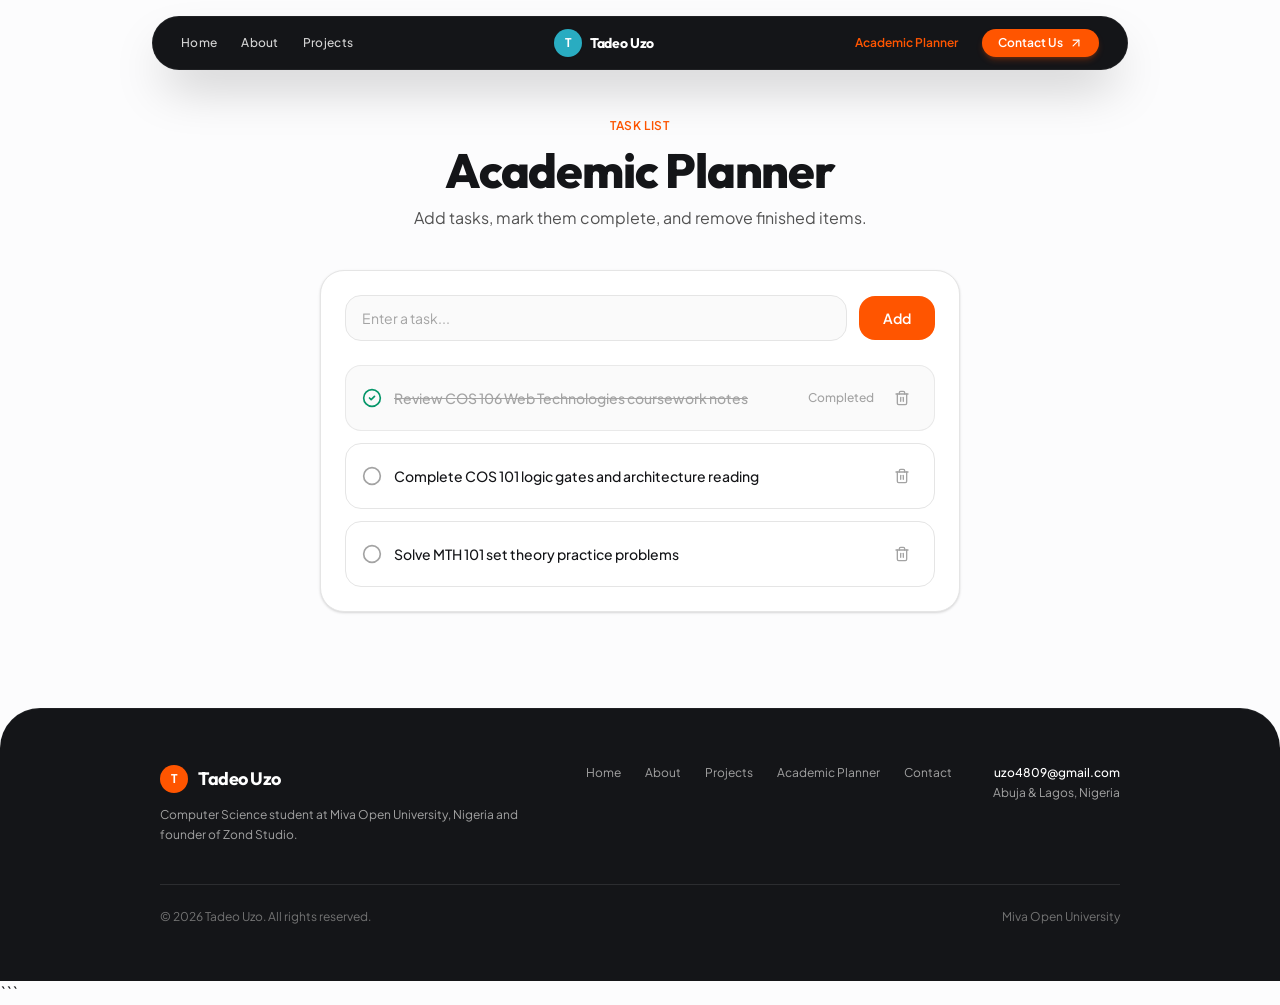
<file: planner.html>
<!doctype html>
<html lang="en">
  <head>
    <meta charset="UTF-8" />
    <meta name="viewport" content="width=device-width, initial-scale=1.0" />
    <title>Academic Planner — Tadeo Uzo</title>
    <meta name="description" content="Add tasks, mark them complete, and remove finished items." />
    <link rel="preconnect" href="https://fonts.googleapis.com" />
    <link rel="preconnect" href="https://fonts.gstatic.com" crossorigin />
    <link href="https://fonts.googleapis.com/css2?family=Outfit:wght@400;500;600;700;800;900&family=Plus+Jakarta+Sans:wght@300;400;500;600;700&family=JetBrains+Mono:wght@400;500&display=swap" rel="stylesheet" />
    <link rel="stylesheet" href="css/styles.css" />
  </head>
  <body>
    <div class="app-shell">
      <!-- Floating Capsule Header -->
      <div class="site-header-wrap">
        <header class="site-header">
          <nav class="header-nav-left" aria-label="Primary navigation">
            <a href="./index.html" class="nav-link">Home</a>
            <a href="./about.html" class="nav-link">About</a>
            <a href="./projects.html" class="nav-link">Projects</a>
          </nav>

          <a href="./index.html" class="brand-lockup">
            <span class="brand-badge">T</span>
            <span class="brand-wordmark">Tadeo Uzo</span>
          </a>

          <div class="header-nav-right">
            <a href="./planner.html" class="nav-link is-active">Academic Planner</a>
            <a href="./contact.html" class="header-cta">
              <span>Contact Us</span>
              <svg xmlns="http://www.w3.org/2000/svg" viewBox="0 0 24 24" fill="none" stroke="currentColor" stroke-width="2" stroke-linecap="round" stroke-linejoin="round" aria-hidden="true">
                <path d="M7 7h10v10" />
                <path d="M7 17 17 7" />
              </svg>
            </a>
          </div>

          <div class="header-mobile-controls">
            <a href="./contact.html" class="mobile-contact-pill">Contact</a>
            <button
              type="button"
              id="mobile-menu-toggle"
              class="mobile-menu-toggle"
              aria-label="Toggle navigation menu"
              aria-expanded="false"
            >
              <svg id="icon-menu" xmlns="http://www.w3.org/2000/svg" viewBox="0 0 24 24" fill="none" stroke="currentColor" stroke-width="2" stroke-linecap="round" stroke-linejoin="round" aria-hidden="true">
                <line x1="4" x2="20" y1="12" y2="12" />
                <line x1="4" x2="20" y1="6" y2="6" />
                <line x1="4" x2="20" y1="18" y2="18" />
              </svg>
              <svg id="icon-close" style="display: none;" xmlns="http://www.w3.org/2000/svg" viewBox="0 0 24 24" fill="none" stroke="currentColor" stroke-width="2" stroke-linecap="round" stroke-linejoin="round" aria-hidden="true">
                <path d="M18 6 6 18" />
                <path d="m6 6 12 12" />
              </svg>
            </button>
          </div>
        </header>

        <div id="mobile-drawer" class="mobile-drawer">
          <div class="mobile-drawer-list">
            <a href="./index.html" class="mobile-drawer-link">Home</a>
            <a href="./about.html" class="mobile-drawer-link">About</a>
            <a href="./projects.html" class="mobile-drawer-link">Projects</a>
            <a href="./planner.html" class="mobile-drawer-link is-active">Academic Planner</a>
            <a href="./contact.html" class="mobile-drawer-link">Contact</a>
          </div>
        </div>
      </div>

      <!-- Main Content -->
      <main class="main-content">
        <div class="page-container-2xl">
          <!-- Header -->
          <section class="page-header">
            <p class="page-kicker">Task List</p>
            <h1 class="page-title">Academic Planner</h1>
            <p class="page-subtitle">
              Add tasks, mark them complete, and remove finished items.
            </p>
          </section>

          <!-- Task Entry & List -->
          <section class="planner-card">
            <form id="planner-form" class="planner-form">
              <label for="task-input" class="sr-only">New task</label>
              <input
                id="task-input"
                type="text"
                placeholder="Enter a task..."
                class="planner-input"
              />
              <button type="submit" class="planner-add-btn">Add</button>
            </form>

            <div id="planner-list" class="planner-list"></div>
          </section>
        </div>
      </main>

      <!-- Dark Footer -->
      <footer class="site-footer">
        <div class="footer-inner">
          <div class="footer-top">
            <div class="footer-brand">
              <div class="footer-brand-row">
                <span class="footer-brand-badge">T</span>
                <span class="footer-brand-name">Tadeo Uzo</span>
              </div>
              <p class="footer-brand-desc">
                Computer Science student at Miva Open University, Nigeria and founder of Zond Studio.
              </p>
            </div>

            <nav aria-label="Footer navigation" class="footer-nav">
              <a href="./index.html">Home</a>
              <a href="./about.html">About</a>
              <a href="./projects.html">Projects</a>
              <a href="./planner.html">Academic Planner</a>
              <a href="./contact.html">Contact</a>
            </nav>

            <div class="footer-contact">
              <a href="mailto:uzo4809@gmail.com" class="footer-email">uzo4809@gmail.com</a>
              <span>Abuja &amp; Lagos, Nigeria</span>
            </div>
          </div>

          <div class="footer-bottom">
            <span>&copy; 2026 Tadeo Uzo. All rights reserved.</span>
            <span>Miva Open University</span>
          </div>
        </div>
      </footer>
    </div>

    <script type="module" src="js/main.js"></script>
  </body>
</html>
```
</file>
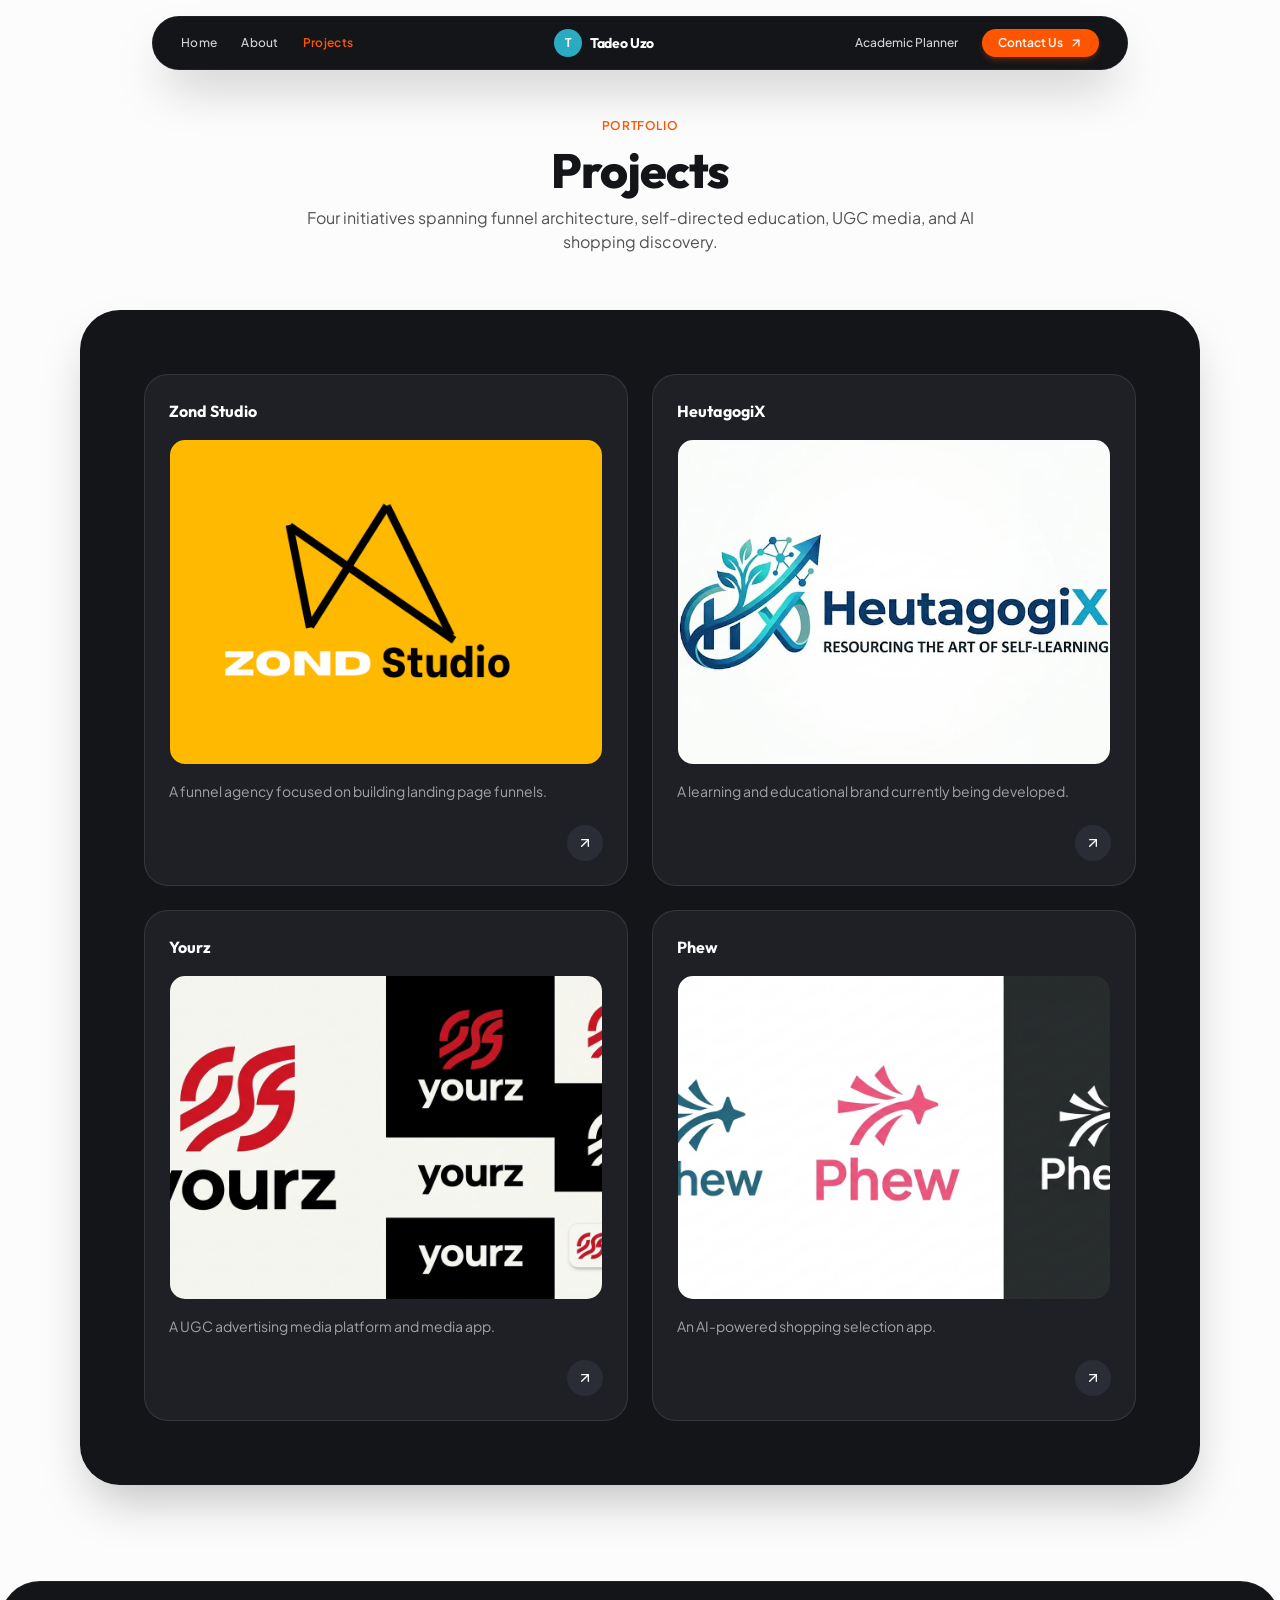
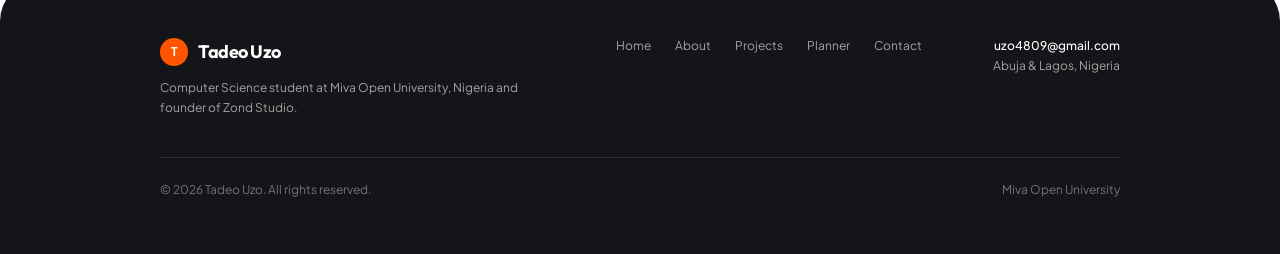
<file: projects.html>
<!doctype html>
<html lang="en">
  <head>
    <meta charset="UTF-8" />
    <meta name="viewport" content="width=device-width, initial-scale=1.0" />
    <title>Projects — Tadeo Uzo</title>
    <meta name="description" content="Four initiatives spanning funnel architecture, self-directed education, UGC media, and AI shopping discovery." />
    <link rel="preconnect" href="https://fonts.googleapis.com" />
    <link rel="preconnect" href="https://fonts.gstatic.com" crossorigin />
    <link href="https://fonts.googleapis.com/css2?family=Outfit:wght@400;500;600;700;800;900&family=Plus+Jakarta+Sans:wght@300;400;500;600;700&family=JetBrains+Mono:wght@400;500&display=swap" rel="stylesheet" />
    <link rel="stylesheet" href="css/styles.css" />
  </head>
  <body>
    <div class="app-shell">
      <!-- Floating Capsule Header -->
      <div class="site-header-wrap">
        <header class="site-header">
          <nav class="header-nav-left" aria-label="Primary navigation">
            <a href="./index.html" class="nav-link">Home</a>
            <a href="./about.html" class="nav-link">About</a>
            <a href="./projects.html" class="nav-link is-active">Projects</a>
          </nav>

          <a href="./index.html" class="brand-lockup">
            <span class="brand-badge">T</span>
            <span class="brand-wordmark">Tadeo Uzo</span>
          </a>

          <div class="header-nav-right">
            <a href="./planner.html" class="nav-link">Academic Planner</a>
            <a href="./contact.html" class="header-cta">
              <span>Contact Us</span>
              <svg xmlns="http://www.w3.org/2000/svg" viewBox="0 0 24 24" fill="none" stroke="currentColor" stroke-width="2" stroke-linecap="round" stroke-linejoin="round" aria-hidden="true">
                <path d="M7 7h10v10" />
                <path d="M7 17 17 7" />
              </svg>
            </a>
          </div>

          <div class="header-mobile-controls">
            <a href="./contact.html" class="mobile-contact-pill">Contact</a>
            <button
              type="button"
              id="mobile-menu-toggle"
              class="mobile-menu-toggle"
              aria-label="Toggle navigation menu"
              aria-expanded="false"
            >
              <svg id="icon-menu" xmlns="http://www.w3.org/2000/svg" viewBox="0 0 24 24" fill="none" stroke="currentColor" stroke-width="2" stroke-linecap="round" stroke-linejoin="round" aria-hidden="true">
                <line x1="4" x2="20" y1="12" y2="12" />
                <line x1="4" x2="20" y1="6" y2="6" />
                <line x1="4" x2="20" y1="18" y2="18" />
              </svg>
              <svg id="icon-close" style="display: none;" xmlns="http://www.w3.org/2000/svg" viewBox="0 0 24 24" fill="none" stroke="currentColor" stroke-width="2" stroke-linecap="round" stroke-linejoin="round" aria-hidden="true">
                <path d="M18 6 6 18" />
                <path d="m6 6 12 12" />
              </svg>
            </button>
          </div>
        </header>

        <div id="mobile-drawer" class="mobile-drawer">
          <div class="mobile-drawer-list">
            <a href="./index.html" class="mobile-drawer-link">Home</a>
            <a href="./about.html" class="mobile-drawer-link">About</a>
            <a href="./projects.html" class="mobile-drawer-link is-active">Projects</a>
            <a href="./planner.html" class="mobile-drawer-link">Academic Planner</a>
            <a href="./contact.html" class="mobile-drawer-link">Contact</a>
          </div>
        </div>
      </div>

      <!-- Main Content -->
      <main class="main-content">
        <div class="page-container-6xl">
          <!-- Header -->
          <section class="page-header page-header--narrow">
            <p class="page-kicker">Portfolio</p>
            <h1 class="page-title">Projects</h1>
            <p class="page-subtitle">
              Four initiatives spanning funnel architecture, self-directed education, UGC media, and AI shopping discovery.
            </p>
          </section>

          <!-- Consistent Dark Container Matching Home Page Project Section -->
          <section class="projects-dark-container projects-dark-container--full">
            <div class="projects-grid-2">
              <!-- Card 1: Zond Studio -->
              <article class="project-card" data-project-id="zond-studio">
                <div>
                  <div class="project-card-header">
                    <h3 class="project-card-title">Zond Studio</h3>
                  </div>
                  <div class="project-card-thumb">
                    <img
                      src="assets/Zond.png"
                      alt="Zond Studio"
                      referrerPolicy="no-referrer"
                    />
                  </div>
                  <p class="project-card-desc">
                    A funnel agency focused on building landing page funnels.
                  </p>
                </div>
                <div class="project-card-actions">
                  <button type="button" class="project-card-btn" aria-label="View Zond Studio">
                    <svg xmlns="http://www.w3.org/2000/svg" viewBox="0 0 24 24" fill="none" stroke="currentColor" stroke-width="2" stroke-linecap="round" stroke-linejoin="round" aria-hidden="true">
                      <path d="M7 7h10v10" />
                      <path d="M7 17 17 7" />
                    </svg>
                  </button>
                </div>
              </article>

              <!-- Card 2: HeutagogiX -->
              <article class="project-card" data-project-id="heutagogix">
                <div>
                  <div class="project-card-header">
                    <h3 class="project-card-title">HeutagogiX</h3>
                  </div>
                  <div class="project-card-thumb">
                    <img
                      src="assets/Heutagogix.jpg"
                      alt="HeutagogiX"
                      referrerPolicy="no-referrer"
                    />
                  </div>
                  <p class="project-card-desc">
                    A learning and educational brand currently being developed.
                  </p>
                </div>
                <div class="project-card-actions">
                  <button type="button" class="project-card-btn" aria-label="View HeutagogiX">
                    <svg xmlns="http://www.w3.org/2000/svg" viewBox="0 0 24 24" fill="none" stroke="currentColor" stroke-width="2" stroke-linecap="round" stroke-linejoin="round" aria-hidden="true">
                      <path d="M7 7h10v10" />
                      <path d="M7 17 17 7" />
                    </svg>
                  </button>
                </div>
              </article>

              <!-- Card 3: Yourz -->
              <article class="project-card" data-project-id="yourz">
                <div>
                  <div class="project-card-header">
                    <h3 class="project-card-title">Yourz</h3>
                  </div>
                  <div class="project-card-thumb">
                    <img
                      src="assets/yourz.jpg"
                      alt="Yourz"
                      referrerPolicy="no-referrer"
                    />
                  </div>
                  <p class="project-card-desc">
                    A UGC advertising media platform and media app.
                  </p>
                </div>
                <div class="project-card-actions">
                  <button type="button" class="project-card-btn" aria-label="View Yourz">
                    <svg xmlns="http://www.w3.org/2000/svg" viewBox="0 0 24 24" fill="none" stroke="currentColor" stroke-width="2" stroke-linecap="round" stroke-linejoin="round" aria-hidden="true">
                      <path d="M7 7h10v10" />
                      <path d="M7 17 17 7" />
                    </svg>
                  </button>
                </div>
              </article>

              <!-- Card 4: Phew -->
              <article class="project-card" data-project-id="phew">
                <div>
                  <div class="project-card-header">
                    <h3 class="project-card-title">Phew</h3>
                  </div>
                  <div class="project-card-thumb">
                    <img src="assets/phew.jpg" alt="">
                  </div>
                  <p class="project-card-desc">
                    An AI-powered shopping selection app.
                  </p>
                </div>
                <div class="project-card-actions">
                  <button type="button" class="project-card-btn" aria-label="View Phew">
                    <svg xmlns="http://www.w3.org/2000/svg" viewBox="0 0 24 24" fill="none" stroke="currentColor" stroke-width="2" stroke-linecap="round" stroke-linejoin="round" aria-hidden="true">
                      <path d="M7 7h10v10" />
                      <path d="M7 17 17 7" />
                    </svg>
                  </button>
                </div>
              </article>
            </div>
          </section>
        </div>
      </main>

      <!-- Dark Footer -->
      <footer class="site-footer">
        <div class="footer-inner">
          <div class="footer-top">
            <div class="footer-brand">
              <div class="footer-brand-row">
                <span class="footer-brand-badge">T</span>
                <span class="footer-brand-name">Tadeo Uzo</span>
              </div>
              <p class="footer-brand-desc">
                Computer Science student at Miva Open University, Nigeria and founder of Zond Studio.
              </p>
            </div>

            <nav aria-label="Footer navigation" class="footer-nav">
              <a href="./index.html">Home</a>
              <a href="./about.html">About</a>
              <a href="./projects.html">Projects</a>
              <a href="./planner.html">Planner</a>
              <a href="./contact.html">Contact</a>
            </nav>

            <div class="footer-contact">
              <a href="mailto:uzo4809@gmail.com" class="footer-email">uzo4809@gmail.com</a>
              <span>Abuja &amp; Lagos, Nigeria</span>
            </div>
          </div>

          <div class="footer-bottom">
            <span>&copy; 2026 Tadeo Uzo. All rights reserved.</span>
            <span>Miva Open University</span>
          </div>
        </div>
      </footer>

      <!-- Project Case Study Modal -->
      <div
        id="project-modal"
        role="dialog"
        aria-modal="true"
        aria-labelledby="modal-title"
        class="modal-backdrop"
      >
        <div class="modal-panel">
          <button
            type="button"
            id="modal-close-btn"
            class="modal-close-btn"
            aria-label="Close modal"
          >
            <svg xmlns="http://www.w3.org/2000/svg" viewBox="0 0 24 24" fill="none" stroke="currentColor" stroke-width="2" stroke-linecap="round" stroke-linejoin="round" aria-hidden="true">
              <path d="M18 6 6 18" />
              <path d="m6 6 12 12" />
            </svg>
          </button>

          <p id="modal-subtitle" class="modal-subtitle"></p>
          <h3 id="modal-title" class="modal-title"></h3>
          <div id="modal-media" class="modal-media"></div>

          <div class="modal-overview">
            <h4>Overview</h4>
            <p id="modal-description"></p>
          </div>

          <div class="modal-footer">
            <button type="button" id="modal-footer-close" class="modal-footer-close">
              Close
            </button>
          </div>
        </div>
      </div>
    </div>

    <script type="module" src="js/main.js"></script>
  </body>
</html>
</file>
<file: css/styles.css>
/* ==========================================================================
   Tadeo Uzo — Shared Stylesheet (Vanilla CSS3)
   Preserves exact typography, spacing, colors, radii, shadows, and layout
   ========================================================================== */

:root {
  --font-sans: 'Plus Jakarta Sans', system-ui, -apple-system, sans-serif;
  --font-display: 'Outfit', 'Plus Jakarta Sans', sans-serif;
  --font-mono: 'JetBrains Mono', monospace;

  --color-canvas: #fcfcfd;
  --color-surface-muted: #f5f6f8;
  --color-white: #ffffff;
  --color-dark: #141518;
  --color-dark-card: #1e2026;
  --color-dark-thumb: #121316;
  --color-dark-btn: #2a2d36;
  --color-orange: #ff5500;
  --color-orange-hover: #ff691b;
  --color-teal: #29acc1;

  --neutral-50: #fafafa;
  --neutral-100: #f5f5f5;
  --neutral-200: #e5e5e5;
  --neutral-300: #d4d4d4;
  --neutral-400: #a3a3a3;
  --neutral-500: #737373;
  --neutral-600: #525252;
  --neutral-700: #404040;
  --neutral-800: #262626;
  --neutral-900: #171717;

  --emerald-50: #ecfdf5;
  --emerald-200: #a7f3d0;
  --emerald-600: #059669;
  --emerald-900: #064e3b;

  --red-50: #fef2f2;
  --red-400: #f87171;
  --red-500: #ef4444;
  --red-600: #dc2626;
}

/* Base Reset */
*,
*::before,
*::after {
  box-sizing: border-box;
  border: 0 solid transparent;
  margin: 0;
  padding: 0;
}

html {
  -webkit-text-size-adjust: 100%;
  line-height: 1.5;
  font-family: var(--font-sans);
}

body {
  font-family: var(--font-sans);
  background-color: var(--color-canvas);
  color: var(--color-dark);
  min-height: 100vh;
  -webkit-font-smoothing: antialiased;
  -moz-osx-font-smoothing: grayscale;
}

body ::selection,
body::selection {
  background-color: var(--color-orange);
  color: var(--color-white);
}

h1, h2, h3, h4, .font-display {
  font-family: var(--font-display);
}

code, pre, .font-mono {
  font-family: var(--font-mono);
}

a {
  color: inherit;
  text-decoration: none;
}

button, input, select, textarea {
  font: inherit;
  color: inherit;
  background-color: transparent;
}

button {
  cursor: pointer;
}

img, svg {
  display: block;
}

img {
  max-width: 100%;
  height: auto;
}

table {
  border-collapse: collapse;
  text-indent: 0;
}

.sr-only {
  position: absolute;
  width: 1px;
  height: 1px;
  padding: 0;
  margin: -1px;
  overflow: hidden;
  clip: rect(0, 0, 0, 0);
  white-space: nowrap;
  border-width: 0;
}

/* Custom Scrollbar */
::-webkit-scrollbar {
  width: 8px;
  height: 8px;
}
::-webkit-scrollbar-track {
  background: #121316;
}
::-webkit-scrollbar-thumb {
  background: #282a30;
  border-radius: 4px;
}
::-webkit-scrollbar-thumb:hover {
  background: #3b3f49;
}

/* App Shell */
.app-shell {
  min-height: 100vh;
  display: flex;
  flex-direction: column;
  background-color: var(--color-canvas);
  color: var(--color-dark);
}

.main-content {
  flex: 1;
  width: 100%;
  padding-top: 2rem;
}

/* ==========================================================================
   Floating Capsule Header
   ========================================================================== */
.site-header-wrap {
  position: sticky;
  top: 1rem;
  z-index: 40;
  width: 100%;
  padding-inline: 1rem;
  max-width: 64rem;
  margin-inline: auto;
}

.site-header {
  width: 100%;
  background-color: var(--color-dark);
  color: var(--color-white);
  border-radius: 9999px;
  padding: 0.75rem 1.25rem;
  box-shadow: 0 25px 50px -12px rgba(0, 0, 0, 0.25);
  border: 1px solid rgba(255, 255, 255, 0.05);
  display: flex;
  align-items: center;
  justify-content: space-between;
  gap: 1rem;
}

.header-nav-left {
  display: none;
  align-items: center;
  gap: 1.5rem;
  font-size: 0.75rem;
  line-height: 1rem;
  font-weight: 500;
  letter-spacing: 0.025em;
}

.header-nav-right {
  display: none;
  align-items: center;
  gap: 1.5rem;
}

.nav-link {
  color: var(--neutral-300);
  transition: color 150ms cubic-bezier(0.4, 0, 0.2, 1);
  white-space: nowrap;
  font-size: 0.75rem;
  line-height: 1rem;
  font-weight: 500;
}

.nav-link:hover {
  color: var(--color-white);
}

.nav-link.is-active {
  color: var(--color-orange);
  font-weight: 600;
}

.brand-lockup {
  display: flex;
  align-items: center;
  gap: 0.5rem;
  background: none;
}

.brand-lockup:focus {
  outline: none;
}

.brand-badge {
  width: 1.75rem;
  height: 1.75rem;
  border-radius: 9999px;
  background-color: var(--color-teal);
  color: var(--color-white);
  display: flex;
  align-items: center;
  justify-content: center;
  font-weight: 700;
  font-size: 0.75rem;
  box-shadow: 0 1px 2px rgba(0, 0, 0, 0.05);
}

.brand-wordmark {
  font-family: var(--font-display);
  font-weight: 700;
  font-size: 0.875rem;
  line-height: 1.25rem;
  letter-spacing: -0.025em;
  color: var(--color-white);
  transition: color 150ms cubic-bezier(0.4, 0, 0.2, 1);
  white-space: nowrap;
}

.brand-lockup:hover .brand-wordmark {
  color: var(--color-orange);
}

.header-cta {
  display: inline-flex;
  align-items: center;
  gap: 0.375rem;
  padding: 0.375rem 1rem;
  background-color: var(--color-orange);
  color: var(--color-white);
  font-size: 0.75rem;
  line-height: 1rem;
  font-weight: 600;
  border-radius: 9999px;
  transition: all 150ms cubic-bezier(0.4, 0, 0.2, 1);
  box-shadow: 0 4px 6px -1px rgba(255, 85, 0, 0.25), 0 2px 4px -2px rgba(255, 85, 0, 0.25);
  white-space: nowrap;
  flex-shrink: 0;
}

.header-cta:hover {
  background-color: var(--color-orange-hover);
  transform: scale(1.05);
}

.header-cta:active {
  transform: scale(0.95);
}

.header-cta svg {
  width: 0.875rem;
  height: 0.875rem;
}

.header-mobile-controls {
  display: flex;
  align-items: center;
  gap: 0.5rem;
}

.mobile-contact-pill {
  padding: 0.25rem 0.75rem;
  background-color: var(--color-orange);
  color: var(--color-white);
  font-size: 11px;
  font-weight: 600;
  border-radius: 9999px;
}

.mobile-menu-toggle {
  padding: 0.375rem;
  color: var(--neutral-300);
  border-radius: 0.5rem;
  display: inline-flex;
  align-items: center;
  justify-content: center;
}

.mobile-menu-toggle:hover {
  color: var(--color-white);
}

.mobile-menu-toggle:focus {
  outline: none;
}

.mobile-menu-toggle svg {
  width: 1.25rem;
  height: 1.25rem;
}

.mobile-drawer {
  display: none;
  margin-top: 0.5rem;
  background-color: var(--color-dark);
  border: 1px solid rgba(255, 255, 255, 0.1);
  border-radius: 1rem;
  padding: 1rem;
  box-shadow: 0 25px 50px -12px rgba(0, 0, 0, 0.25);
  font-size: 0.75rem;
  line-height: 1rem;
}

.mobile-drawer.is-open {
  display: block;
}

.mobile-drawer-list {
  display: flex;
  flex-direction: column;
  gap: 0.375rem;
}

.mobile-drawer-link {
  display: block;
  width: 100%;
  text-align: left;
  padding: 0.5rem 0.75rem;
  border-radius: 0.5rem;
  font-weight: 500;
  color: var(--neutral-300);
  transition: background-color 150ms cubic-bezier(0.4, 0, 0.2, 1), color 150ms cubic-bezier(0.4, 0, 0.2, 1);
}

.mobile-drawer-link:hover {
  background-color: var(--neutral-800);
}

.mobile-drawer-link.is-active {
  background-color: var(--color-orange);
  color: var(--color-white);
}

/* ==========================================================================
   Shared Footer
   ========================================================================== */
.site-footer {
  width: 100%;
  background-color: var(--color-dark);
  color: var(--neutral-300);
  border-top-left-radius: 2.5rem;
  border-top-right-radius: 2.5rem;
  margin-top: 5rem;
  border-top: 1px solid rgba(255, 255, 255, 0.05);
}

.footer-inner {
  max-width: 64rem;
  margin-inline: auto;
  padding: 3rem 1.5rem;
}

.footer-top {
  display: flex;
  flex-direction: column;
  justify-content: space-between;
  gap: 2.5rem;
  padding-bottom: 2.5rem;
  border-bottom: 1px solid rgba(255, 255, 255, 0.1);
}

.footer-brand {
  max-width: 24rem;
  display: flex;
  flex-direction: column;
  gap: 0.75rem;
}

.footer-brand-row {
  display: flex;
  align-items: center;
  gap: 0.625rem;
}

.footer-brand-badge {
  width: 1.75rem;
  height: 1.75rem;
  border-radius: 9999px;
  background-color: var(--color-orange);
  color: var(--color-white);
  display: flex;
  align-items: center;
  justify-content: center;
  font-weight: 700;
  font-size: 0.75rem;
}

.footer-brand-name {
  font-family: var(--font-display);
  font-size: 1.125rem;
  line-height: 1.75rem;
  font-weight: 700;
  color: var(--color-white);
  letter-spacing: -0.025em;
}

.footer-brand-desc {
  font-size: 0.75rem;
  color: var(--neutral-400);
  line-height: 1.625;
}

.footer-nav {
  display: flex;
  flex-wrap: wrap;
  column-gap: 1.5rem;
  row-gap: 0.5rem;
  font-size: 0.75rem;
  line-height: 1rem;
  color: var(--neutral-400);
}

.footer-nav a {
  transition: color 150ms cubic-bezier(0.4, 0, 0.2, 1);
  white-space: nowrap;
}

.footer-nav a:hover {
  color: var(--color-white);
}

.footer-contact {
  display: flex;
  flex-direction: column;
  gap: 0.25rem;
  font-size: 0.75rem;
  line-height: 1rem;
  color: var(--neutral-400);
}

.footer-email {
  color: var(--color-white);
  font-weight: 500;
  display: block;
  transition: color 150ms cubic-bezier(0.4, 0, 0.2, 1);
}

.footer-email:hover {
  color: var(--color-orange);
}

.footer-bottom {
  padding-top: 1.5rem;
  display: flex;
  flex-direction: column;
  align-items: center;
  justify-content: space-between;
  gap: 0.75rem;
  font-size: 0.75rem;
  line-height: 1rem;
  color: var(--neutral-500);
}

/* ==========================================================================
   Shared Project Card & Project Modal
   ========================================================================== */
.projects-dark-container {
  background-color: var(--color-dark);
  color: var(--color-white);
  border-radius: 1.5rem;
  padding: 1.5rem;
  max-width: 72rem;
  margin-inline: auto;
  box-shadow: 0 25px 50px -12px rgba(0, 0, 0, 0.25);
}

.projects-dark-container--full {
  max-width: none;
}

.project-card {
  background-color: var(--color-dark-card);
  border: 1px solid rgba(255, 255, 255, 0.1);
  border-radius: 1.5rem;
  padding: 1.5rem;
  display: flex;
  flex-direction: column;
  justify-content: space-between;
  transition: border-color 200ms cubic-bezier(0.4, 0, 0.2, 1);
  cursor: pointer;
}

.project-card:hover {
  border-color: rgba(255, 255, 255, 0.25);
}

.project-card-header {
  display: flex;
  align-items: center;
  justify-content: space-between;
  margin-bottom: 1rem;
}

.project-card-title {
  font-size: 1rem;
  line-height: 1.5rem;
  font-weight: 700;
  color: var(--color-white);
}

.project-card-thumb {
  position: relative;
  aspect-ratio: 4 / 3;
  border-radius: 1rem;
  overflow: hidden;
  margin-bottom: 1rem;
  background-color: var(--color-dark-thumb);
  border: 1px solid rgba(255, 255, 255, 0.05);
}

.project-card-thumb img {
  width: 100%;
  height: 100%;
  object-fit: cover;
  transition: transform 500ms cubic-bezier(0.4, 0, 0.2, 1);
}

.project-card:hover .project-card-thumb img {
  transform: scale(1.05);
}

.project-card-placeholder {
  width: 100%;
  height: 100%;
  display: flex;
  flex-direction: column;
  align-items: center;
  justify-content: center;
  padding: 1rem;
  text-align: center;
}

.project-card-placeholder-title {
  font-family: var(--font-display);
  font-size: 0.875rem;
  font-weight: 600;
  color: var(--neutral-300);
}

.project-card-placeholder-sub {
  font-size: 0.75rem;
  color: var(--neutral-500);
  margin-top: 0.25rem;
}

.project-card-desc {
  font-size: 0.75rem;
  color: var(--neutral-400);
  line-height: 1.625;
}

.project-card-actions {
  padding-top: 1.5rem;
  display: flex;
  justify-content: flex-end;
}

.project-card-btn {
  width: 2.25rem;
  height: 2.25rem;
  border-radius: 9999px;
  background-color: var(--color-dark-btn);
  color: var(--color-white);
  display: flex;
  align-items: center;
  justify-content: center;
  transition: background-color 150ms cubic-bezier(0.4, 0, 0.2, 1);
}

.project-card:hover .project-card-btn {
  background-color: var(--color-orange);
}

.project-card-btn svg {
  width: 1rem;
  height: 1rem;
}

/* Modal */
.modal-backdrop {
  position: fixed;
  inset: 0;
  z-index: 50;
  display: none;
  align-items: center;
  justify-content: center;
  padding: 1rem;
  background-color: rgba(0, 0, 0, 0.6);
  backdrop-filter: blur(8px);
  -webkit-backdrop-filter: blur(8px);
}

.modal-backdrop.is-open {
  display: flex;
}

.modal-panel {
  position: relative;
  width: 100%;
  max-width: 42rem;
  max-height: 90vh;
  overflow-y: auto;
  background-color: var(--color-white);
  border: 1px solid var(--neutral-200);
  border-radius: 1.5rem;
  box-shadow: 0 25px 50px -12px rgba(0, 0, 0, 0.25);
  padding: 1.5rem;
  color: var(--neutral-800);
}

.modal-close-btn {
  position: absolute;
  top: 1.25rem;
  right: 1.25rem;
  padding: 0.5rem;
  border-radius: 9999px;
  background-color: var(--neutral-100);
  color: var(--neutral-500);
  transition: background-color 150ms cubic-bezier(0.4, 0, 0.2, 1), color 150ms cubic-bezier(0.4, 0, 0.2, 1);
}

.modal-close-btn:hover {
  color: var(--neutral-900);
  background-color: var(--neutral-200);
}

.modal-close-btn svg {
  width: 1.25rem;
  height: 1.25rem;
}

.modal-subtitle {
  font-size: 0.75rem;
  line-height: 1rem;
  font-weight: 600;
  color: var(--color-orange);
  margin-bottom: 0.25rem;
}

.modal-title {
  font-family: var(--font-display);
  font-size: 1.5rem;
  line-height: 2rem;
  font-weight: 700;
  color: var(--color-dark);
  margin-bottom: 1.25rem;
  padding-right: 2.5rem;
}

.modal-media {
  position: relative;
  aspect-ratio: 4 / 3;
  border-radius: 1rem;
  overflow: hidden;
  margin-bottom: 1.5rem;
  border: 1px solid var(--neutral-200);
  background-color: var(--neutral-100);
}

.modal-media img {
  width: 100%;
  height: 100%;
  object-fit: cover;
}

.modal-media-placeholder {
  width: 100%;
  height: 100%;
  display: flex;
  flex-direction: column;
  align-items: center;
  justify-content: center;
  padding: 1.5rem;
  text-align: center;
  background-color: var(--neutral-100);
}

.modal-media-placeholder-title {
  font-family: var(--font-display);
  font-size: 1rem;
  font-weight: 600;
  color: var(--neutral-700);
}

.modal-media-placeholder-sub {
  font-size: 0.75rem;
  color: var(--neutral-500);
  margin-top: 0.25rem;
}

.modal-overview {
  margin-bottom: 1.5rem;
  display: flex;
  flex-direction: column;
  gap: 0.5rem;
}

.modal-overview h4 {
  font-size: 0.875rem;
  line-height: 1.25rem;
  font-weight: 600;
  color: var(--color-dark);
}

.modal-overview p {
  font-size: 0.875rem;
  line-height: 1.625;
  color: var(--neutral-600);
}

.modal-footer {
  display: flex;
  align-items: center;
  justify-content: flex-end;
  gap: 0.75rem;
  padding-top: 1rem;
  border-top: 1px solid var(--neutral-100);
}

.modal-footer-close {
  padding: 0.625rem 1.25rem;
  background-color: var(--neutral-100);
  color: var(--neutral-800);
  font-size: 0.75rem;
  font-weight: 600;
  border-radius: 9999px;
  transition: background-color 150ms cubic-bezier(0.4, 0, 0.2, 1);
}

.modal-footer-close:hover {
  background-color: var(--neutral-200);
}

/* ==========================================================================
   Home Page
   ========================================================================== */
.home-stack {
  display: flex;
  flex-direction: column;
  gap: 5rem;
}

.hero-section {
  padding-top: 1rem;
  text-align: center;
  max-width: 56rem;
  margin-inline: auto;
  padding-inline: 1rem;
}

.hero-greeting {
  font-size: 0.75rem;
  line-height: 1rem;
  font-weight: 500;
  color: var(--neutral-500);
  margin-bottom: 0.75rem;
}

.hero-title {
  font-family: var(--font-display);
  font-size: 2.25rem;
  line-height: 1.1;
  font-weight: 800;
  color: var(--color-dark);
  letter-spacing: -0.025em;
  margin-bottom: 2.5rem;
  text-wrap: balance;
}

.hero-title-sub {
  font-weight: 300;
  color: var(--neutral-800);
}

.hero-visual {
  display: flex;
  flex-direction: column;
  align-items: center;
}

.hero-portrait-circle {
  width: 15rem;
  height: 15rem;
  border-radius: 9999px;
  background-color: var(--color-orange);
  overflow: hidden;
  box-shadow: 0 25px 50px -12px rgba(0, 0, 0, 0.25);
}

.hero-portrait-circle img {
  width: 100%;
  height: 100%;
  object-fit: cover;
  object-position: top;
  transform: scale(1.05);
}

.hero-cta-row {
  display: flex;
  align-items: center;
  gap: 0.75rem;
  margin-top: -1.5rem;
  z-index: 10;
}

.btn-primary-pill {
  display: inline-flex;
  align-items: center;
  gap: 0.5rem;
  padding: 0.75rem 1.5rem;
  background-color: var(--color-orange);
  color: var(--color-white);
  font-size: 0.75rem;
  line-height: 1rem;
  font-weight: 600;
  border-radius: 9999px;
  transition: all 150ms cubic-bezier(0.4, 0, 0.2, 1);
  box-shadow: 0 20px 25px -5px rgba(255, 85, 0, 0.25), 0 8px 10px -6px rgba(255, 85, 0, 0.25);
  white-space: nowrap;
}

.btn-primary-pill:hover {
  background-color: var(--color-orange-hover);
}

.btn-primary-pill svg {
  width: 1rem;
  height: 1rem;
}

.btn-secondary-pill {
  display: inline-flex;
  align-items: center;
  gap: 0.375rem;
  padding: 0.75rem 1.5rem;
  background-color: var(--color-white);
  color: var(--neutral-900);
  border: 1px solid var(--neutral-300);
  font-size: 0.75rem;
  line-height: 1rem;
  font-weight: 600;
  border-radius: 9999px;
  transition: all 150ms cubic-bezier(0.4, 0, 0.2, 1);
  box-shadow: 0 4px 6px -1px rgba(0, 0, 0, 0.1), 0 2px 4px -2px rgba(0, 0, 0, 0.1);
  white-space: nowrap;
}

.btn-secondary-pill:hover {
  background-color: var(--neutral-50);
}

.home-projects-header {
  display: flex;
  flex-direction: column;
  justify-content: space-between;
  gap: 1.5rem;
  margin-bottom: 2.5rem;
}

.home-projects-title {
  font-family: var(--font-display);
  font-size: 1.875rem;
  line-height: 2.25rem;
  font-weight: 700;
  letter-spacing: -0.025em;
  color: var(--color-white);
}

.text-orange {
  color: var(--color-orange);
}

.home-projects-sub {
  font-size: 0.75rem;
  color: var(--neutral-400);
  max-width: 32rem;
  line-height: 1.625;
  margin-top: 0.5rem;
}

.btn-view-all {
  display: inline-flex;
  align-items: center;
  gap: 0.375rem;
  padding: 0.625rem 1.25rem;
  background-color: var(--color-orange);
  color: var(--color-white);
  font-size: 0.75rem;
  line-height: 1rem;
  font-weight: 600;
  border-radius: 9999px;
  transition: background-color 150ms cubic-bezier(0.4, 0, 0.2, 1);
  white-space: nowrap;
  align-self: flex-start;
}

.btn-view-all:hover {
  background-color: var(--color-orange-hover);
}

.btn-view-all svg {
  width: 1rem;
  height: 1rem;
}

.projects-grid-3 {
  display: grid;
  grid-template-columns: repeat(1, minmax(0, 1fr));
  gap: 1.5rem;
}

/* Experience Timeline */
.experience-section {
  max-width: 56rem;
  margin-inline: auto;
  padding-inline: 1rem;
}

.experience-heading {
  font-family: var(--font-display);
  font-size: 1.875rem;
  line-height: 2.25rem;
  font-weight: 700;
  text-align: center;
  color: var(--color-dark);
  margin-bottom: 3.5rem;
  letter-spacing: -0.025em;
}

.timeline-wrap {
  position: relative;
}

.timeline-line {
  display: none;
  position: absolute;
  left: 38%;
  top: 0.5rem;
  bottom: 0.5rem;
  width: 1px;
  background-color: var(--neutral-200);
}

.timeline-list {
  display: flex;
  flex-direction: column;
  gap: 2.5rem;
}

.timeline-item {
  display: flex;
  flex-direction: column;
  align-items: flex-start;
  gap: 1rem;
}

.timeline-left {
  flex-shrink: 0;
}

.timeline-org {
  font-size: 0.875rem;
  line-height: 1.25rem;
  font-weight: 700;
  color: var(--color-dark);
}

.timeline-period {
  font-family: var(--font-mono);
  font-size: 0.75rem;
  color: var(--neutral-500);
  margin-top: 0.125rem;
  font-variant-numeric: tabular-nums;
}

.timeline-location {
  font-size: 0.75rem;
  color: var(--neutral-400);
}

.timeline-node {
  display: none;
  align-items: center;
  justify-content: center;
  width: 1.5rem;
  flex-shrink: 0;
  z-index: 10;
  margin-left: -0.75rem;
}

.timeline-dot {
  width: 0.75rem;
  height: 0.75rem;
  border-radius: 9999px;
  background-color: var(--color-orange);
  box-shadow: 0 0 0 4px var(--color-white);
}

.timeline-right {
  flex: 1;
  display: flex;
  flex-direction: column;
  gap: 0.25rem;
}

.timeline-role {
  font-size: 0.875rem;
  line-height: 1.25rem;
  font-weight: 700;
  color: var(--color-dark);
}

.timeline-desc {
  font-size: 0.75rem;
  color: var(--neutral-600);
  line-height: 1.625;
}

/* Split Value Proposition Section */
.split-section {
  background-color: var(--color-surface-muted);
  border-radius: 1.5rem;
  padding: 2rem;
  max-width: 72rem;
  margin-inline: auto;
  border: 1px solid rgba(229, 229, 229, 0.8);
}

.split-grid {
  display: grid;
  grid-template-columns: repeat(1, minmax(0, 1fr));
  gap: 2.5rem;
  align-items: center;
}

.split-portrait-col {
  display: flex;
  justify-content: center;
}

.split-portrait-circle {
  width: 15rem;
  height: 15rem;
  border-radius: 9999px;
  background-color: var(--color-orange);
  overflow: hidden;
  box-shadow: 0 20px 25px -5px rgba(0, 0, 0, 0.1), 0 8px 10px -6px rgba(0, 0, 0, 0.1);
}

.split-portrait-circle img {
  width: 100%;
  height: 100%;
  object-fit: cover;
  object-position: top;
}

.split-content {
  display: flex;
  flex-direction: column;
  gap: 1.5rem;
}

.split-heading {
  font-family: var(--font-display);
  font-size: 1.875rem;
  line-height: 1.25;
  font-weight: 700;
  color: var(--color-dark);
  letter-spacing: -0.025em;
}

.split-copy {
  font-size: 0.875rem;
  line-height: 1.625;
  color: var(--neutral-600);
  max-width: 36rem;
}

.split-highlights {
  display: grid;
  grid-template-columns: repeat(2, minmax(0, 1fr));
  gap: 1.5rem;
  padding-top: 0.5rem;
}

.split-highlight-title {
  font-family: var(--font-display);
  font-size: 1.125rem;
  line-height: 1.75rem;
  font-weight: 700;
  color: var(--color-dark);
  display: block;
}

.split-highlight-sub {
  font-size: 0.75rem;
  color: var(--neutral-500);
}

.btn-outline-dark {
  display: inline-block;
  padding: 0.625rem 1.5rem;
  border-radius: 9999px;
  border: 1px solid var(--neutral-800);
  color: var(--neutral-900);
  font-size: 0.75rem;
  line-height: 1rem;
  font-weight: 600;
  transition: background-color 150ms cubic-bezier(0.4, 0, 0.2, 1), color 150ms cubic-bezier(0.4, 0, 0.2, 1);
}

.btn-outline-dark:hover {
  background-color: var(--neutral-900);
  color: var(--color-white);
}

/* Quick Inquiry Bar */
.inquiry-section {
  max-width: 42rem;
  margin-inline: auto;
  padding-inline: 1rem;
  text-align: center;
  display: flex;
  flex-direction: column;
  gap: 1.25rem;
}

.inquiry-heading {
  font-family: var(--font-display);
  font-size: 1.5rem;
  line-height: 2rem;
  font-weight: 700;
  color: var(--color-dark);
  letter-spacing: -0.025em;
}

.inquiry-form {
  position: relative;
  width: 100%;
  max-width: 28rem;
  margin-inline: auto;
}

.inquiry-input {
  width: 100%;
  padding-left: 1.25rem;
  padding-right: 8rem;
  padding-block: 0.875rem;
  border-radius: 9999px;
  border: 1px solid var(--neutral-300);
  background-color: var(--color-white);
  font-size: 0.75rem;
  color: var(--neutral-900);
  box-shadow: 0 1px 2px 0 rgba(0, 0, 0, 0.05);
}

.inquiry-input::placeholder {
  color: var(--neutral-400);
}

.inquiry-input:focus {
  outline: none;
  border-color: var(--color-orange);
}

.inquiry-submit {
  position: absolute;
  right: 0.375rem;
  top: 50%;
  transform: translateY(-50%);
  padding: 0.625rem 1.25rem;
  border-radius: 9999px;
  background-color: var(--color-orange);
  color: var(--color-white);
  font-size: 0.75rem;
  font-weight: 600;
  transition: background-color 150ms cubic-bezier(0.4, 0, 0.2, 1);
}

.inquiry-submit:hover {
  background-color: var(--color-orange-hover);
}

.inquiry-feedback {
  display: none;
  font-size: 0.75rem;
  color: #047857;
  font-weight: 500;
}

.inquiry-feedback.is-visible {
  display: block;
}

/* ==========================================================================
   Shared Page Headers & Container Shells
   ========================================================================== */
.page-container-5xl {
  max-width: 64rem;
  margin-inline: auto;
  padding: 1rem;
  display: flex;
  flex-direction: column;
  gap: 4rem;
}

.page-container-6xl {
  max-width: 72rem;
  margin-inline: auto;
  padding: 1rem;
  display: flex;
  flex-direction: column;
  gap: 3rem;
}

.page-container-2xl {
  max-width: 42rem;
  margin-inline: auto;
  padding: 1rem;
  display: flex;
  flex-direction: column;
  gap: 2.5rem;
}

.page-header {
  text-align: center;
  max-width: 48rem;
  margin-inline: auto;
  display: flex;
  flex-direction: column;
  gap: 0.75rem;
}

.page-header--narrow {
  max-width: 42rem;
}

.page-kicker {
  font-size: 0.75rem;
  line-height: 1rem;
  font-weight: 600;
  text-transform: uppercase;
  letter-spacing: 0.05em;
  color: var(--color-orange);
}

.page-title {
  font-family: var(--font-display);
  font-size: 2.25rem;
  line-height: 2.5rem;
  font-weight: 800;
  color: var(--color-dark);
  letter-spacing: -0.025em;
}

.page-subtitle {
  font-size: 0.875rem;
  color: var(--neutral-600);
  line-height: 1.625;
}

.section-heading-block {
  display: flex;
  flex-direction: column;
  gap: 0.25rem;
}

.section-title {
  font-family: var(--font-display);
  font-size: 1.25rem;
  line-height: 1.75rem;
  font-weight: 700;
  color: var(--color-dark);
}

.section-subtitle {
  font-size: 0.75rem;
  color: var(--neutral-500);
}

/* ==========================================================================
   About Page
   ========================================================================== */
.about-bg-grid {
  display: grid;
  grid-template-columns: repeat(1, minmax(0, 1fr));
  gap: 2.5rem;
  align-items: center;
}

.about-portrait-wrap {
  display: flex;
  justify-content: center;
}

.about-portrait-circle {
  width: 11rem;
  height: 11rem;
  border-radius: 9999px;
  background-color: var(--color-orange);
  overflow: hidden;
  box-shadow: 0 20px 25px -5px rgba(0, 0, 0, 0.1), 0 8px 10px -6px rgba(0, 0, 0, 0.1);
}

.about-portrait-circle img {
  width: 100%;
  height: 100%;
  object-fit: cover;
  object-position: top;
  transform: scale(1.05);
}

.about-bg-content {
  display: flex;
  flex-direction: column;
  gap: 1.5rem;
}

.about-bg-heading {
  font-family: var(--font-display);
  font-size: 1.5rem;
  line-height: 2rem;
  font-weight: 700;
  color: var(--color-dark);
}

.about-bg-prose {
  font-size: 0.875rem;
  line-height: 1.625;
  color: var(--neutral-600);
  display: flex;
  flex-direction: column;
  gap: 0.75rem;
}

.about-bg-prose strong {
  color: var(--neutral-900);
  font-weight: 600;
}

.about-info-grid {
  display: grid;
  grid-template-columns: repeat(1, minmax(0, 1fr));
  gap: 1rem;
}

.about-info-card {
  padding: 1.25rem;
  border-radius: 1rem;
  background-color: var(--color-white);
  border: 1px solid var(--neutral-200);
  box-shadow: 0 1px 3px rgba(0, 0, 0, 0.1), 0 1px 2px rgba(0, 0, 0, 0.06);
  display: flex;
  flex-direction: column;
  gap: 0.25rem;
}

.about-info-label {
  font-size: 0.75rem;
  line-height: 1rem;
  color: var(--color-orange);
  font-weight: 700;
  display: block;
}

.about-info-value {
  font-size: 0.875rem;
  line-height: 1.25rem;
  font-weight: 700;
  color: var(--color-dark);
  display: block;
}

.about-info-meta {
  font-size: 0.75rem;
  line-height: 1rem;
  color: var(--neutral-500);
  display: block;
}

/* Course Schedule Table */
.schedule-section {
  display: flex;
  flex-direction: column;
  gap: 1rem;
}

.schedule-header {
  display: flex;
  flex-direction: column;
  justify-content: space-between;
  gap: 0.5rem;
}

.schedule-units {
  font-family: var(--font-mono);
  font-size: 0.75rem;
  color: var(--neutral-500);
  font-variant-numeric: tabular-nums;
}

.table-card {
  width: 100%;
  overflow-x: auto;
  border-radius: 1rem;
  border: 1px solid var(--neutral-200);
  background-color: var(--color-white);
  box-shadow: 0 1px 3px rgba(0, 0, 0, 0.1), 0 1px 2px rgba(0, 0, 0, 0.06);
}

.course-table {
  width: 100%;
  text-align: left;
  font-size: 0.75rem;
  color: var(--neutral-700);
}

.course-table thead {
  background-color: var(--color-dark);
  color: var(--color-white);
  font-family: var(--font-mono);
  font-size: 0.75rem;
}

.course-table th {
  padding: 0.875rem 1rem;
  font-weight: 600;
}

.course-table tbody tr {
  background-color: var(--color-white);
  border-top: 1px solid var(--neutral-200);
  transition: background-color 150ms cubic-bezier(0.4, 0, 0.2, 1);
}

.course-table tbody tr:first-child {
  border-top: 0;
}

.course-table tbody tr:hover {
  background-color: var(--neutral-50);
}

.course-table td {
  padding: 1rem;
}

.course-code-cell {
  font-family: var(--font-mono);
  font-weight: 600;
  color: var(--color-dark);
  white-space: nowrap;
}

.course-title-cell {
  color: var(--color-dark);
  font-weight: 500;
}

.course-units-cell {
  font-family: var(--font-mono);
  text-align: center;
  font-variant-numeric: tabular-nums;
  color: var(--neutral-600);
}

.course-schedule-cell {
  color: var(--neutral-600);
  white-space: nowrap;
}

.course-schedule-sep {
  color: var(--neutral-400);
  margin-inline: 0.375rem;
}

.course-schedule-time {
  font-family: var(--font-mono);
  font-size: 0.75rem;
  color: var(--neutral-500);
  font-variant-numeric: tabular-nums;
}

.course-status-cell {
  color: var(--neutral-700);
  font-weight: 500;
  white-space: nowrap;
}

.text-center {
  text-align: center;
}

/* Career, Technical Competencies, Hobbies (Standalone Sections) */
.about-standalone-section {
  display: flex;
  flex-direction: column;
  gap: 1.5rem;
}

.career-grid {
  display: grid;
  grid-template-columns: repeat(1, minmax(0, 1fr));
  gap: 1.5rem;
}

.career-card {
  padding: 1.5rem;
  border-radius: 1rem;
  box-shadow: 0 1px 3px rgba(0, 0, 0, 0.1), 0 1px 2px rgba(0, 0, 0, 0.06);
  display: flex;
  flex-direction: column;
  gap: 0.625rem;
}

.career-card--dark {
  background-color: var(--color-dark);
  color: var(--color-white);
  border: 1px solid var(--color-dark);
}

.career-card--light {
  background-color: var(--color-white);
  color: var(--color-dark);
  border: 1px solid var(--neutral-200);
}

.career-card-title {
  font-family: var(--font-display);
  font-size: 1rem;
  line-height: 1.5rem;
  font-weight: 700;
}

.career-card--dark .career-card-title {
  color: var(--color-white);
}

.career-card--light .career-card-title {
  color: var(--color-dark);
}

.career-card-desc {
  font-size: 0.75rem;
  line-height: 1.625;
}

.career-card--dark .career-card-desc {
  color: var(--neutral-300);
}

.career-card--light .career-card-desc {
  color: var(--neutral-600);
}

.skills-grid {
  display: grid;
  grid-template-columns: repeat(2, minmax(0, 1fr));
  gap: 1rem;
}

.skill-card {
  padding: 1.25rem;
  border-radius: 1rem;
  background-color: var(--color-white);
  border: 1px solid var(--neutral-200);
  box-shadow: 0 1px 3px rgba(0, 0, 0, 0.1), 0 1px 2px rgba(0, 0, 0, 0.06);
  display: flex;
  flex-direction: column;
  align-items: center;
  justify-content: center;
  gap: 0.75rem;
  text-align: center;
}

.skill-icon-box {
  width: 3rem;
  height: 3rem;
  border-radius: 0.75rem;
  background-color: var(--neutral-50);
  border: 1px solid var(--neutral-200);
  display: flex;
  align-items: center;
  justify-content: center;
  color: var(--color-dark);
}

.skill-icon-box svg {
  width: 1.25rem;
  height: 1.25rem;
}

.skill-label {
  font-size: 0.75rem;
  line-height: 1rem;
  font-weight: 600;
  color: var(--color-dark);
}

.hobbies-grid {
  display: grid;
  grid-template-columns: repeat(1, minmax(0, 1fr));
  gap: 1.25rem;
}

.hobby-card {
  padding: 1rem;
  border-radius: 1rem;
  background-color: var(--color-white);
  border: 1px solid var(--neutral-200);
  box-shadow: 0 1px 3px rgba(0, 0, 0, 0.1), 0 1px 2px rgba(0, 0, 0, 0.06);
  display: flex;
  flex-direction: column;
  gap: 0.75rem;
}

.hobby-placeholder {
  aspect-ratio: 4 / 3;
  border-radius: 0.75rem;
  background-color: var(--neutral-100);
  border: 1px solid var(--neutral-200);
  display: flex;
  align-items: center;
  justify-content: center;
  font-size: 0.75rem;
  color: var(--neutral-400);
}

.hobby-body {
  display: flex;
  flex-direction: column;
  gap: 0.25rem;
}

.hobby-title {
  font-size: 0.875rem;
  line-height: 1.25rem;
  font-weight: 700;
  color: var(--color-dark);
}

.hobby-desc {
  font-size: 0.75rem;
  color: var(--neutral-600);
  line-height: 1.625;
}

.about-callout {
  padding: 2rem;
  border-radius: 1.5rem;
  background-color: var(--color-dark);
  color: var(--color-white);
  display: flex;
  flex-direction: column;
  align-items: center;
  justify-content: space-between;
  gap: 1.5rem;
  box-shadow: 0 20px 25px -5px rgba(0, 0, 0, 0.1), 0 8px 10px -6px rgba(0, 0, 0, 0.1);
}

.about-callout-title {
  font-size: 1.125rem;
  line-height: 1.75rem;
  font-weight: 700;
  color: var(--color-white);
  margin-bottom: 0.25rem;
}

.about-callout-sub {
  font-size: 0.75rem;
  color: var(--neutral-400);
}

.about-callout-actions {
  display: flex;
  align-items: center;
  gap: 0.75rem;
}

.btn-callout-primary {
  padding: 0.625rem 1.25rem;
  background-color: var(--color-orange);
  color: var(--color-white);
  font-size: 0.75rem;
  font-weight: 600;
  border-radius: 9999px;
  transition: background-color 150ms cubic-bezier(0.4, 0, 0.2, 1);
  white-space: nowrap;
}

.btn-callout-primary:hover {
  background-color: var(--color-orange-hover);
}

.btn-callout-secondary {
  padding: 0.625rem 1.25rem;
  background-color: rgba(255, 255, 255, 0.1);
  color: var(--color-white);
  font-size: 0.75rem;
  font-weight: 500;
  border-radius: 9999px;
  transition: background-color 150ms cubic-bezier(0.4, 0, 0.2, 1);
  white-space: nowrap;
}

.btn-callout-secondary:hover {
  background-color: rgba(255, 255, 255, 0.2);
}

/* ==========================================================================
   Projects Page
   ========================================================================== */
.projects-grid-2 {
  display: grid;
  grid-template-columns: repeat(1, minmax(0, 1fr));
  gap: 1.5rem;
}

/* ==========================================================================
   Academic Planner Page
   ========================================================================== */
.planner-card {
  background-color: var(--color-white);
  border: 1px solid var(--neutral-200);
  border-radius: 1.5rem;
  padding: 1.25rem;
  box-shadow: 0 1px 3px rgba(0, 0, 0, 0.1), 0 1px 2px rgba(0, 0, 0, 0.06);
  display: flex;
  flex-direction: column;
  gap: 1.5rem;
}

.planner-form {
  display: flex;
  align-items: center;
  gap: 0.75rem;
}

.planner-input {
  flex: 1;
  padding: 0.75rem 1rem;
  border-radius: 1rem;
  background-color: var(--neutral-50);
  border: 1px solid var(--neutral-200);
  font-size: 0.875rem;
  line-height: 1.25rem;
  color: var(--color-dark);
}

.planner-input::placeholder {
  color: var(--neutral-400);
}

.planner-input:focus {
  outline: none;
  border-color: var(--color-orange);
}

.planner-add-btn {
  padding: 0.75rem 1.5rem;
  background-color: var(--color-orange);
  color: var(--color-white);
  font-size: 0.875rem;
  line-height: 1.25rem;
  font-weight: 600;
  border-radius: 1rem;
  transition: background-color 150ms cubic-bezier(0.4, 0, 0.2, 1);
  white-space: nowrap;
  flex-shrink: 0;
}

.planner-add-btn:hover {
  background-color: var(--color-orange-hover);
}

.planner-list {
  display: flex;
  flex-direction: column;
  gap: 0.75rem;
}

.planner-empty {
  padding-block: 2.5rem;
  text-align: center;
  border-radius: 1rem;
  background-color: var(--neutral-50);
  border: 1px solid rgba(229, 229, 229, 0.8);
}

.planner-empty p {
  font-size: 0.875rem;
  color: var(--neutral-500);
}

.task-item {
  padding: 1rem;
  border-radius: 1rem;
  border: 1px solid var(--neutral-200);
  background-color: var(--color-white);
  display: flex;
  align-items: center;
  justify-content: space-between;
  gap: 1rem;
  transition: background-color 150ms cubic-bezier(0.4, 0, 0.2, 1), border-color 150ms cubic-bezier(0.4, 0, 0.2, 1);
}

.task-item.is-completed {
  background-color: var(--neutral-50);
  border-color: rgba(229, 229, 229, 0.8);
}

.task-toggle-btn {
  display: flex;
  align-items: center;
  gap: 0.75rem;
  flex: 1;
  min-width: 0;
  text-align: left;
}

.task-check-icon {
  flex-shrink: 0;
  color: var(--neutral-400);
  transition: color 150ms cubic-bezier(0.4, 0, 0.2, 1);
}

.task-toggle-btn:hover .task-check-icon {
  color: var(--color-orange);
}

.task-item.is-completed .task-check-icon {
  color: var(--emerald-600);
}

.task-check-icon svg {
  width: 1.25rem;
  height: 1.25rem;
}

.task-title {
  font-size: 0.875rem;
  line-height: 1.25rem;
  font-weight: 500;
  color: var(--color-dark);
  overflow-wrap: break-word;
}

.task-item.is-completed .task-title {
  text-decoration: line-through;
  color: var(--neutral-400);
}

.task-right {
  display: flex;
  align-items: center;
  gap: 0.75rem;
  flex-shrink: 0;
}

.task-completed-label {
  font-size: 0.75rem;
  line-height: 1rem;
  color: var(--neutral-400);
  font-weight: 500;
}

.task-delete-btn {
  padding: 0.5rem;
  border-radius: 0.75rem;
  color: var(--neutral-400);
  transition: color 150ms cubic-bezier(0.4, 0, 0.2, 1), background-color 150ms cubic-bezier(0.4, 0, 0.2, 1);
}

.task-delete-btn:hover {
  color: var(--red-600);
  background-color: var(--red-50);
}

.task-delete-btn svg {
  width: 1rem;
  height: 1rem;
}

/* ==========================================================================
   Contact Page
   ========================================================================== */
.contact-card {
  background-color: var(--color-white);
  border: 1px solid var(--neutral-200);
  border-radius: 1.5rem;
  padding: 1.5rem;
  box-shadow: 0 1px 3px rgba(0, 0, 0, 0.1), 0 1px 2px rgba(0, 0, 0, 0.06);
}

.contact-success {
  display: none;
  padding: 1.5rem;
  border-radius: 1rem;
  background-color: var(--emerald-50);
  border: 1px solid var(--emerald-200);
  color: var(--emerald-900);
  flex-direction: column;
  gap: 1rem;
}

.contact-success.is-visible {
  display: flex;
}

.contact-success-row {
  display: flex;
  align-items: center;
  gap: 0.75rem;
}

.contact-success-icon {
  width: 2.5rem;
  height: 2.5rem;
  border-radius: 9999px;
  background-color: var(--emerald-600);
  color: var(--color-white);
  display: flex;
  align-items: center;
  justify-content: center;
  flex-shrink: 0;
}

.contact-success-icon svg {
  width: 1.5rem;
  height: 1.5rem;
}

.contact-success-title {
  font-size: 1rem;
  line-height: 1.5rem;
  font-weight: 700;
  color: var(--neutral-900);
}

.contact-success-text {
  font-size: 0.75rem;
  color: var(--neutral-600);
}

.contact-reset-btn {
  width: 100%;
  padding-block: 0.625rem;
  background-color: var(--color-dark);
  color: var(--color-white);
  font-size: 0.75rem;
  font-weight: 600;
  border-radius: 9999px;
  transition: background-color 150ms cubic-bezier(0.4, 0, 0.2, 1);
}

.contact-reset-btn:hover {
  background-color: var(--neutral-800);
}

.contact-form {
  display: flex;
  flex-direction: column;
  gap: 1.25rem;
}

.contact-form.is-hidden {
  display: none;
}

.form-grid-2 {
  display: grid;
  grid-template-columns: repeat(1, minmax(0, 1fr));
  gap: 1rem;
}

.form-label {
  display: block;
  font-size: 0.75rem;
  line-height: 1rem;
  font-weight: 600;
  color: var(--neutral-700);
  margin-bottom: 0.375rem;
}

.form-input,
.form-select,
.form-textarea {
  width: 100%;
  padding: 0.625rem 1rem;
  border-radius: 0.75rem;
  background-color: var(--neutral-50);
  color: var(--color-dark);
  font-size: 0.875rem;
  line-height: 1.25rem;
  border: 1px solid var(--neutral-200);
  transition: border-color 150ms cubic-bezier(0.4, 0, 0.2, 1);
}

.form-select {
  padding-inline: 0.75rem;
}

.form-input:focus,
.form-select:focus,
.form-textarea:focus {
  outline: none;
  border-color: var(--color-orange);
}

.form-input.is-error,
.form-textarea.is-error {
  border-color: var(--red-400);
}

.form-input.is-error:focus,
.form-textarea.is-error:focus {
  border-color: var(--red-500);
}

.form-error {
  margin-top: 0.25rem;
  font-size: 0.75rem;
  color: var(--red-600);
  display: none;
  align-items: center;
  gap: 0.25rem;
}

.form-error.is-visible {
  display: flex;
}

.form-error svg {
  width: 0.875rem;
  height: 0.875rem;
  flex-shrink: 0;
}

.form-submit-wrap {
  padding-top: 0.5rem;
}

.contact-submit-btn {
  width: 100%;
  padding-block: 0.75rem;
  background-color: var(--color-orange);
  color: var(--color-white);
  font-size: 0.875rem;
  line-height: 1.25rem;
  font-weight: 600;
  border-radius: 9999px;
  transition: background-color 150ms cubic-bezier(0.4, 0, 0.2, 1);
  display: flex;
  align-items: center;
  justify-content: center;
  gap: 0.5rem;
}

.contact-submit-btn:hover {
  background-color: var(--color-orange-hover);
}

.contact-submit-btn svg {
  width: 1rem;
  height: 1rem;
}

/* ==========================================================================
   Responsive Breakpoints (sm: 640px, md: 768px, lg: 1024px)
   ========================================================================== */
@media (min-width: 640px) {
  .main-content {
    padding-top: 3rem;
  }

  .site-header-wrap {
    padding-inline: 1.5rem;
  }

  .site-header {
    padding-inline: 1.75rem;
  }

  .footer-inner {
    padding: 3.5rem 2rem;
  }

  .footer-bottom {
    flex-direction: row;
  }

  .modal-backdrop {
    padding: 1.5rem;
  }

  .modal-panel {
    padding: 2rem;
  }

  .modal-title {
    font-size: 1.875rem;
    line-height: 2.25rem;
  }

  .home-stack {
    gap: 7rem;
  }

  .hero-section {
    padding-top: 2rem;
  }

  .hero-title {
    font-size: 3.75rem;
  }

  .hero-portrait-circle,
  .split-portrait-circle {
    width: 18rem;
    height: 18rem;
  }

  .btn-primary-pill,
  .btn-secondary-pill {
    font-size: 0.875rem;
    line-height: 1.25rem;
  }

  .projects-dark-container {
    border-radius: 2.5rem;
    padding: 3rem;
  }

  .home-projects-header {
    flex-direction: row;
    align-items: flex-end;
  }

  .home-projects-title {
    font-size: 2.25rem;
    line-height: 2.5rem;
  }

  .home-projects-sub {
    font-size: 0.875rem;
  }

  .btn-view-all {
    align-self: auto;
  }

  .project-card-desc {
    font-size: 0.875rem;
    line-height: 1.25rem;
  }

  .experience-heading {
    font-size: 2.25rem;
    line-height: 2.5rem;
  }

  .timeline-line {
    display: block;
  }

  .timeline-item {
    flex-direction: row;
    align-items: baseline;
    gap: 2rem;
  }

  .timeline-left {
    width: 35%;
    text-align: right;
  }

  .timeline-node {
    display: flex;
  }

  .timeline-desc {
    font-size: 0.875rem;
    line-height: 1.25rem;
  }

  .split-section {
    border-radius: 2.5rem;
    padding: 3rem;
  }

  .split-heading {
    font-size: 2.25rem;
  }

  .inquiry-heading {
    font-size: 1.875rem;
    line-height: 2.25rem;
  }

  .inquiry-input {
    font-size: 0.875rem;
  }

  .page-container-5xl {
    gap: 5rem;
  }

  .page-container-6xl {
    gap: 3.5rem;
  }

  .page-title {
    font-size: 3rem;
    line-height: 1;
  }

  .page-subtitle {
    font-size: 1rem;
    line-height: 1.5rem;
  }

  .section-title {
    font-size: 1.5rem;
    line-height: 2rem;
  }

  .section-subtitle {
    font-size: 0.875rem;
  }

  .about-portrait-circle {
    width: 13rem;
    height: 13rem;
  }

  .about-info-grid {
    grid-template-columns: repeat(2, minmax(0, 1fr));
  }

  .schedule-header {
    flex-direction: row;
    align-items: flex-end;
  }

  .course-table {
    font-size: 0.875rem;
  }

  .career-card-desc {
    font-size: 0.875rem;
    line-height: 1.25rem;
  }

  .skills-grid {
    grid-template-columns: repeat(3, minmax(0, 1fr));
  }

  .hobbies-grid {
    grid-template-columns: repeat(2, minmax(0, 1fr));
  }

  .about-callout {
    flex-direction: row;
  }

  .planner-card {
    padding: 1.5rem;
  }

  .contact-card {
    padding: 2rem;
  }

  .form-grid-2 {
    grid-template-columns: repeat(2, minmax(0, 1fr));
  }
}

@media (min-width: 768px) {
  .header-nav-left,
  .header-nav-right {
    display: flex;
  }

  .header-mobile-controls {
    display: none;
  }

  .footer-top {
    flex-direction: row;
    align-items: flex-start;
  }

  .footer-contact {
    text-align: right;
  }

  .projects-grid-3 {
    grid-template-columns: repeat(3, minmax(0, 1fr));
  }

  .projects-grid-2 {
    grid-template-columns: repeat(2, minmax(0, 1fr));
  }

  .career-grid {
    grid-template-columns: repeat(3, minmax(0, 1fr));
  }
}

@media (min-width: 1024px) {
  .hero-title {
    font-size: 4.5rem;
  }

  .projects-dark-container {
    padding: 4rem;
  }

  .split-section {
    padding: 4rem;
  }

  .split-grid {
    grid-template-columns: repeat(12, minmax(0, 1fr));
  }

  .split-portrait-col {
    grid-column: span 5 / span 5;
  }

  .split-content {
    grid-column: span 7 / span 7;
  }

  .about-bg-grid {
    grid-template-columns: repeat(12, minmax(0, 1fr));
  }

  .about-portrait-wrap {
    grid-column: span 4 / span 4;
  }

  .about-bg-content {
    grid-column: span 8 / span 8;
  }

  .skills-grid {
    grid-template-columns: repeat(6, minmax(0, 1fr));
  }

  .hobbies-grid {
    grid-template-columns: repeat(4, minmax(0, 1fr));
  }
}
</file>
